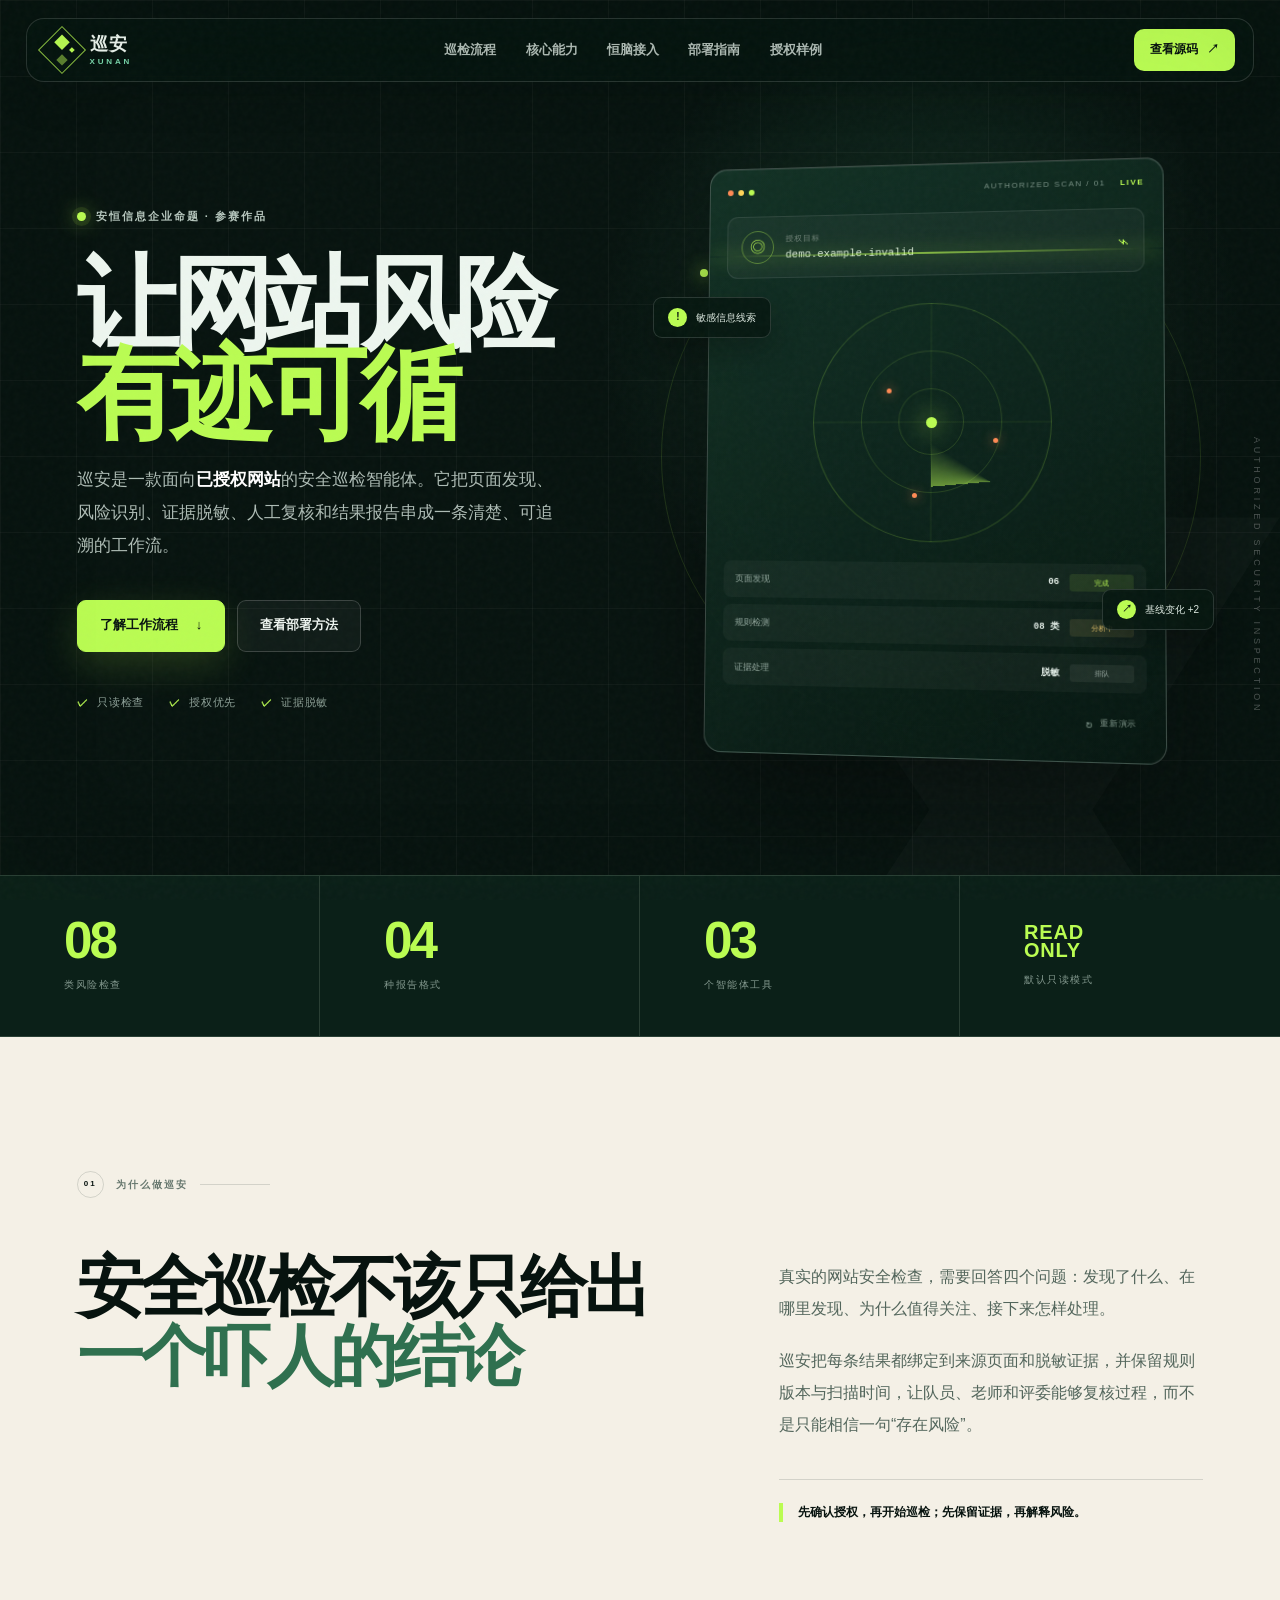
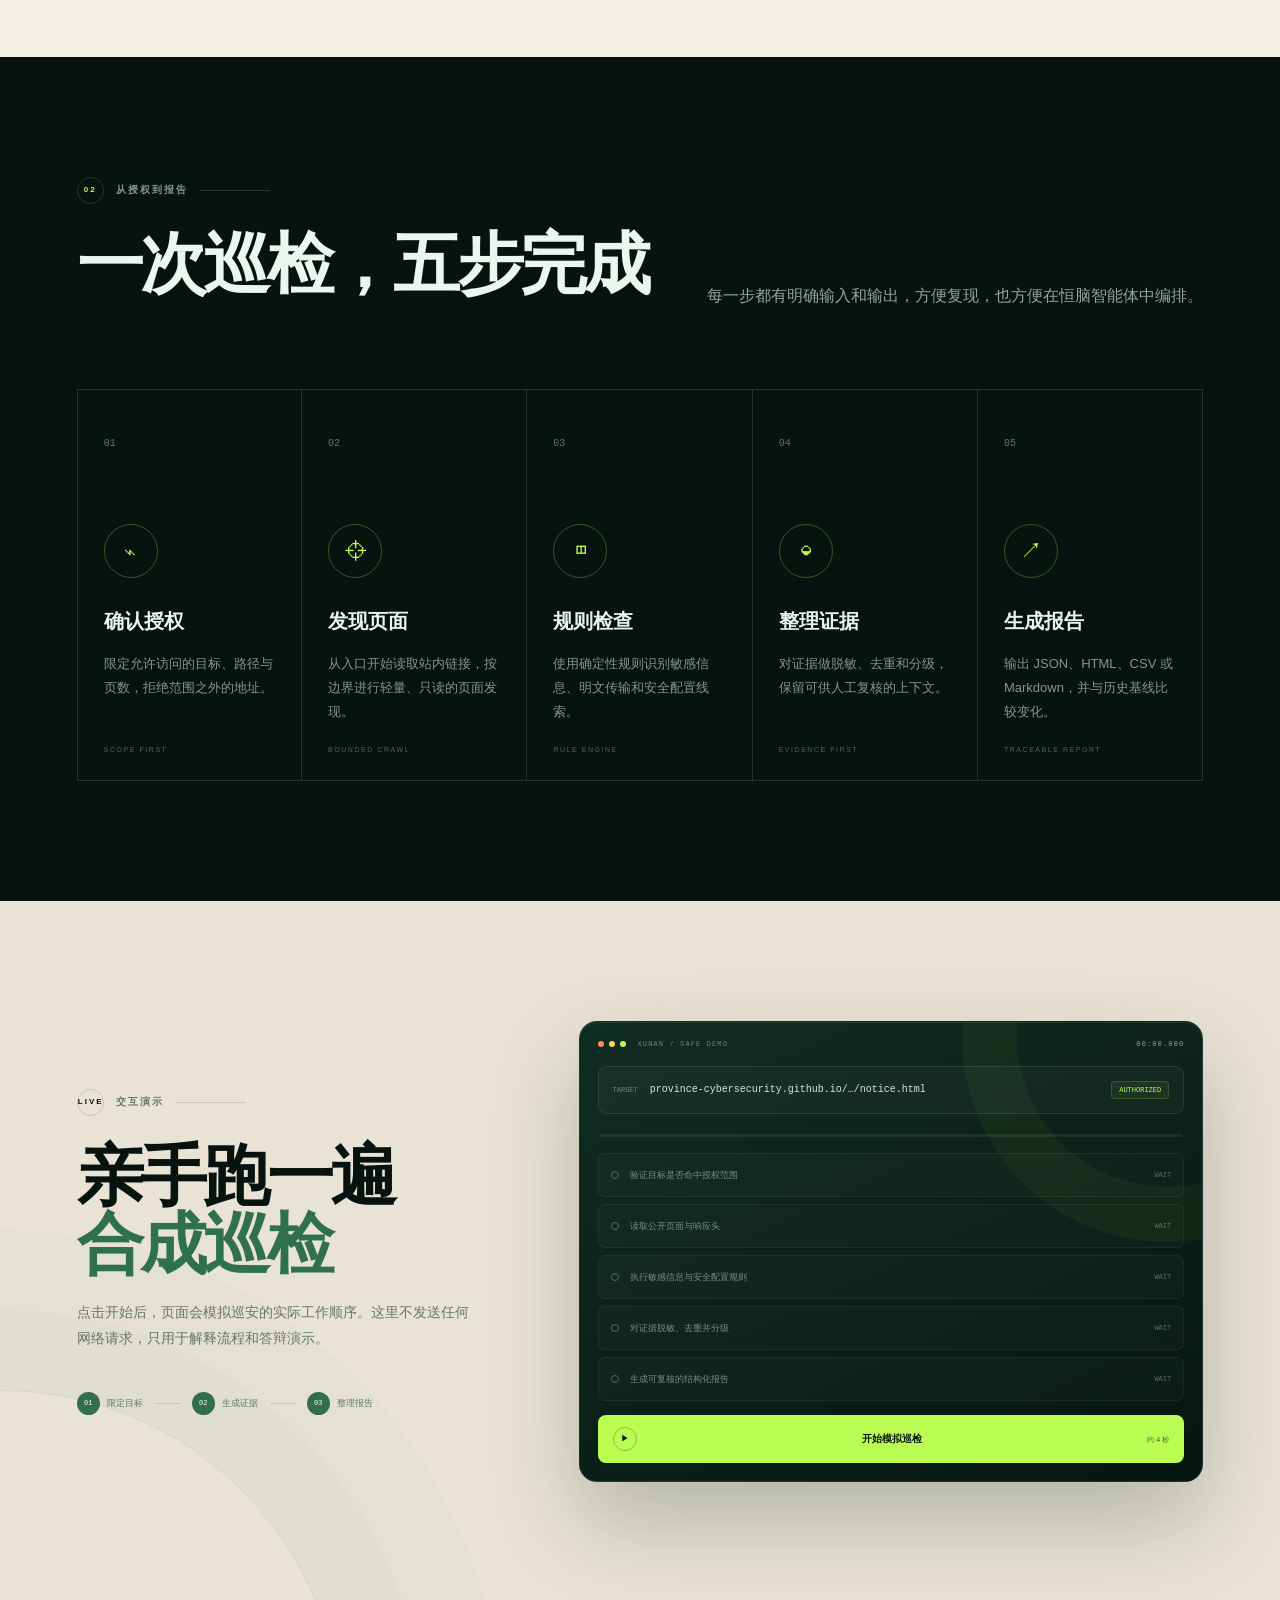
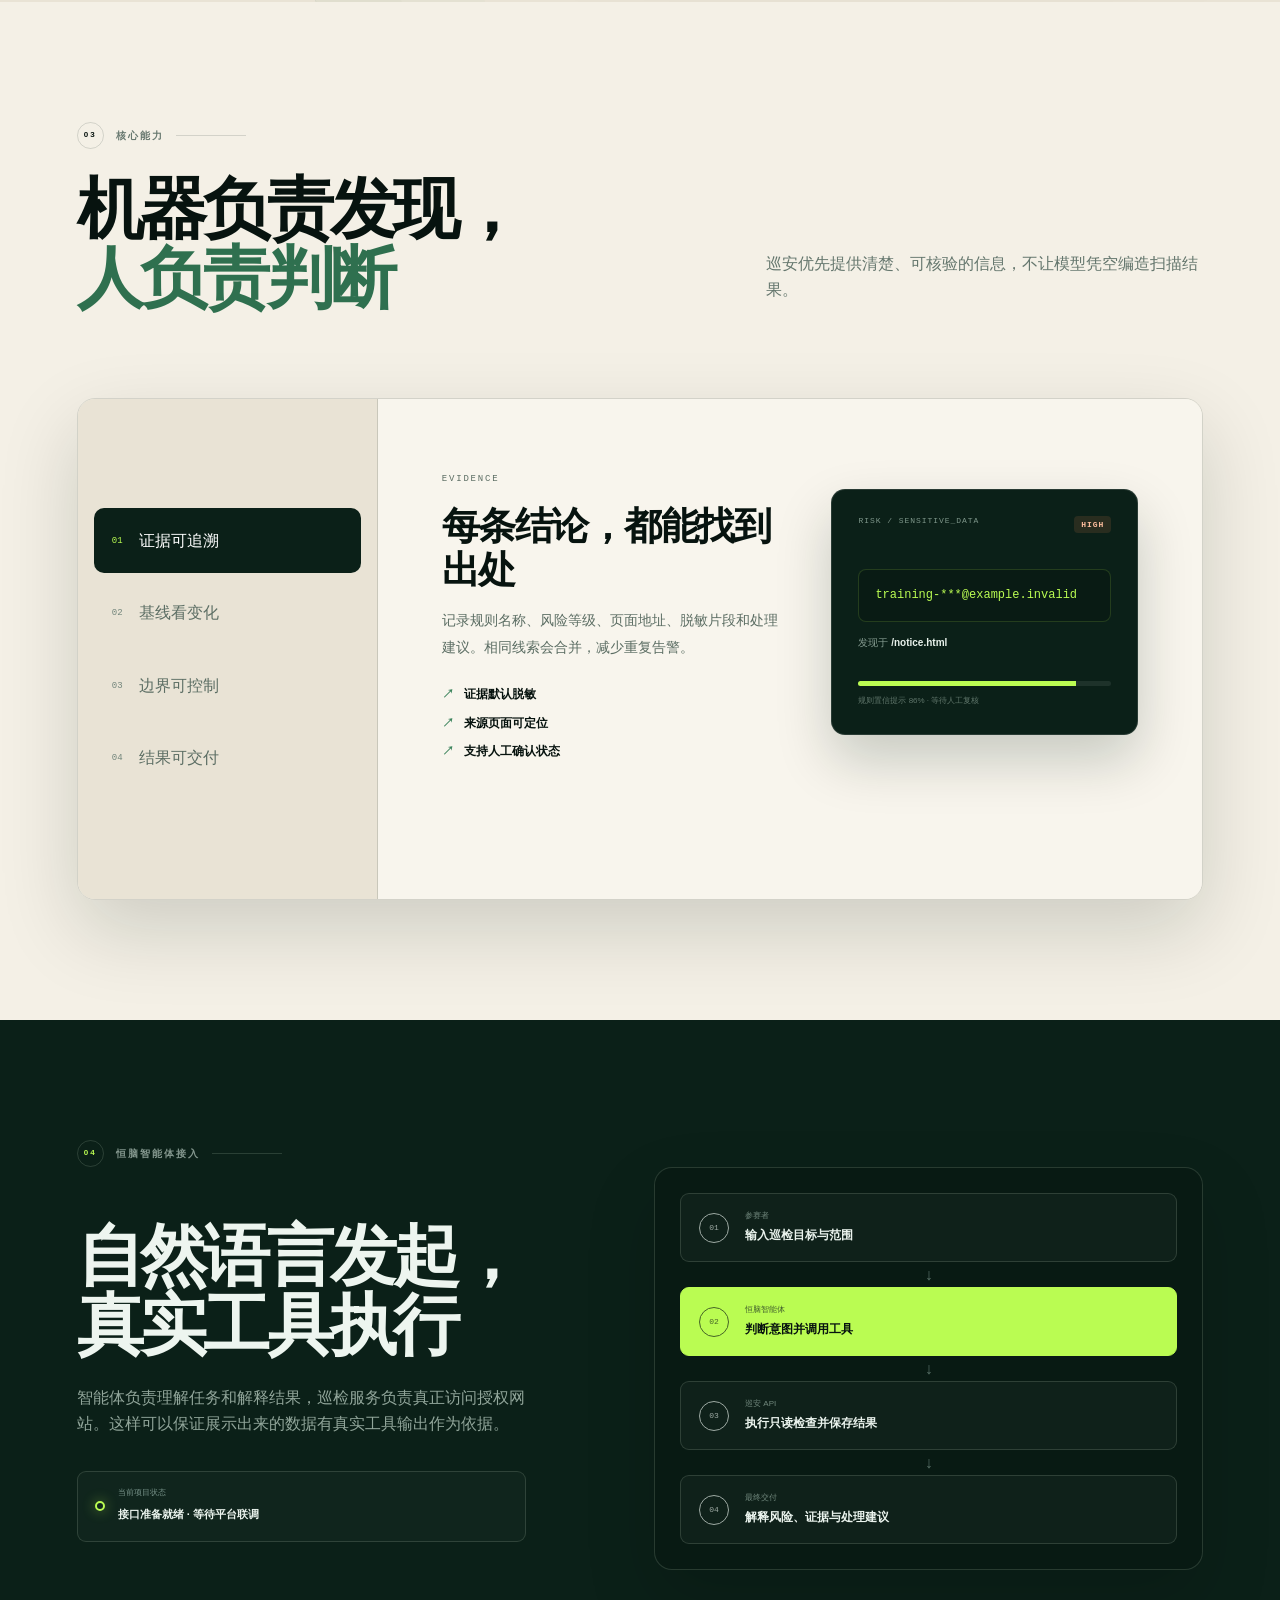
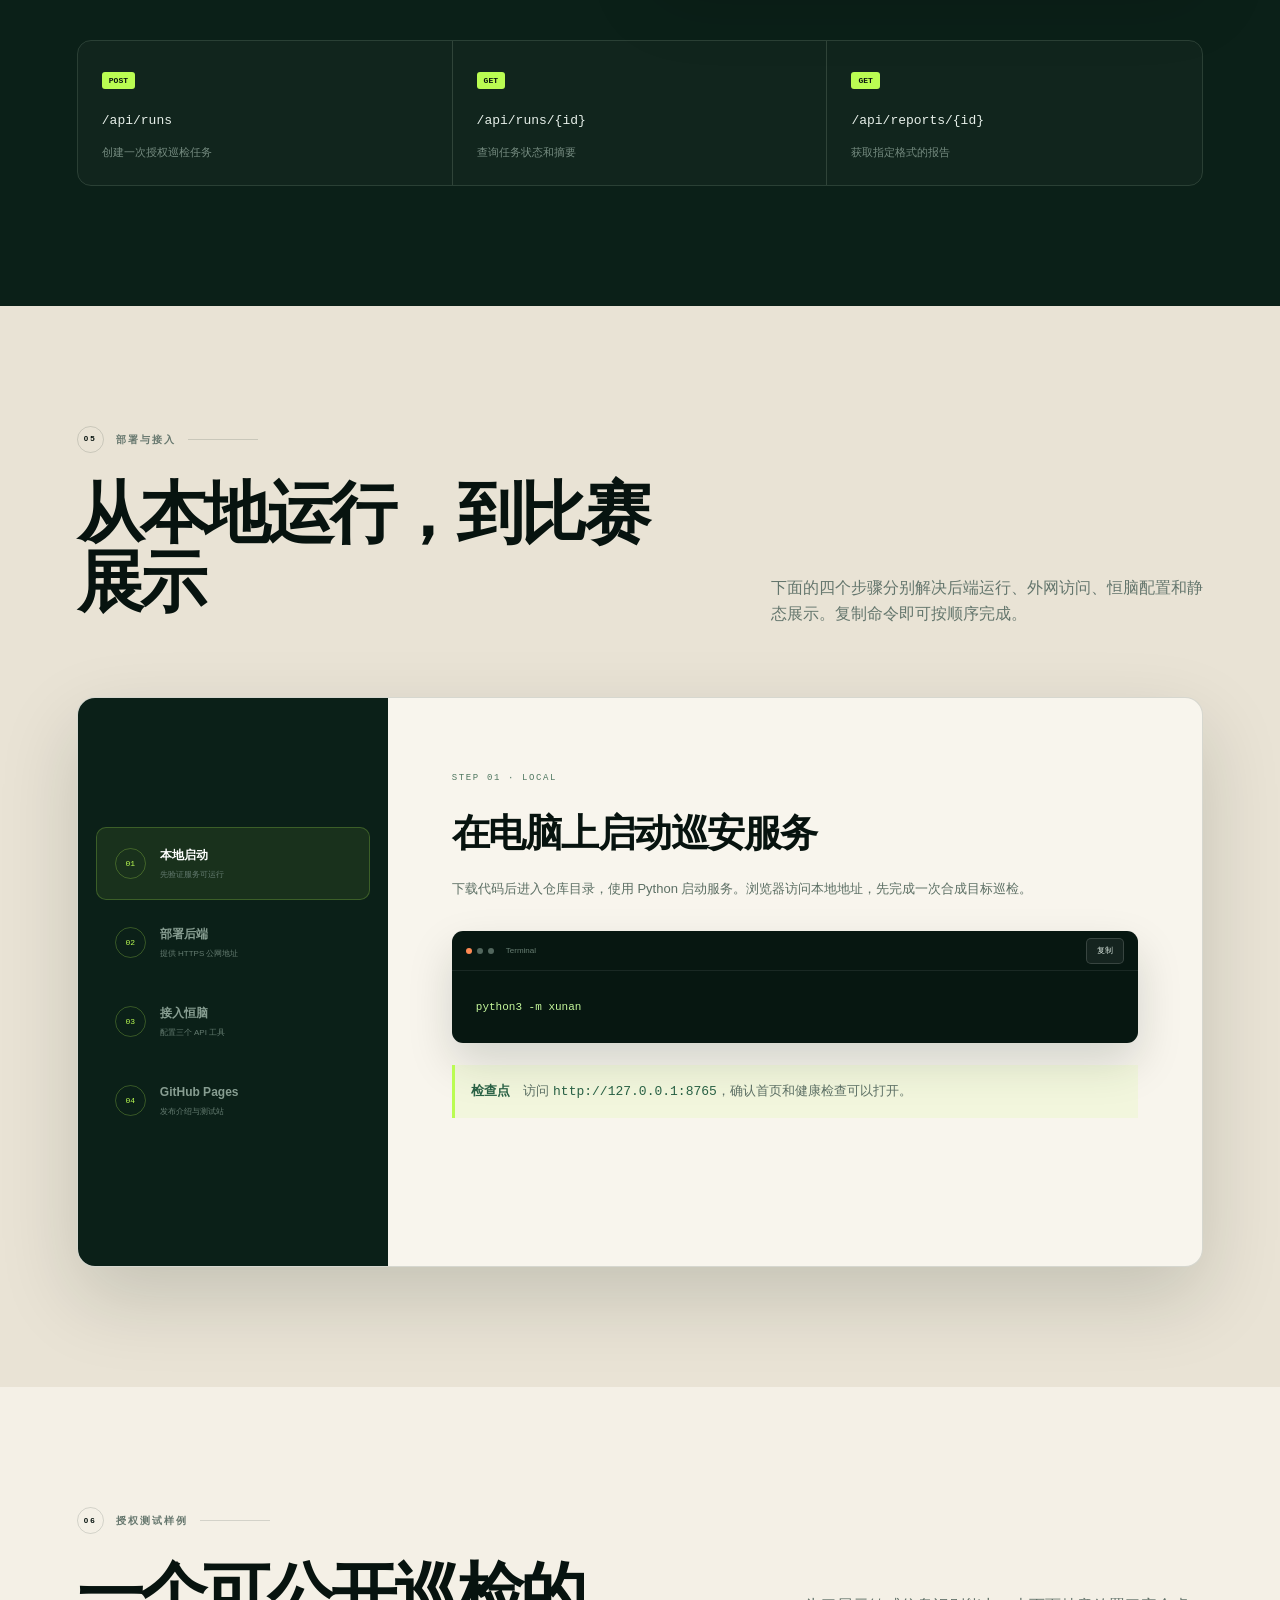
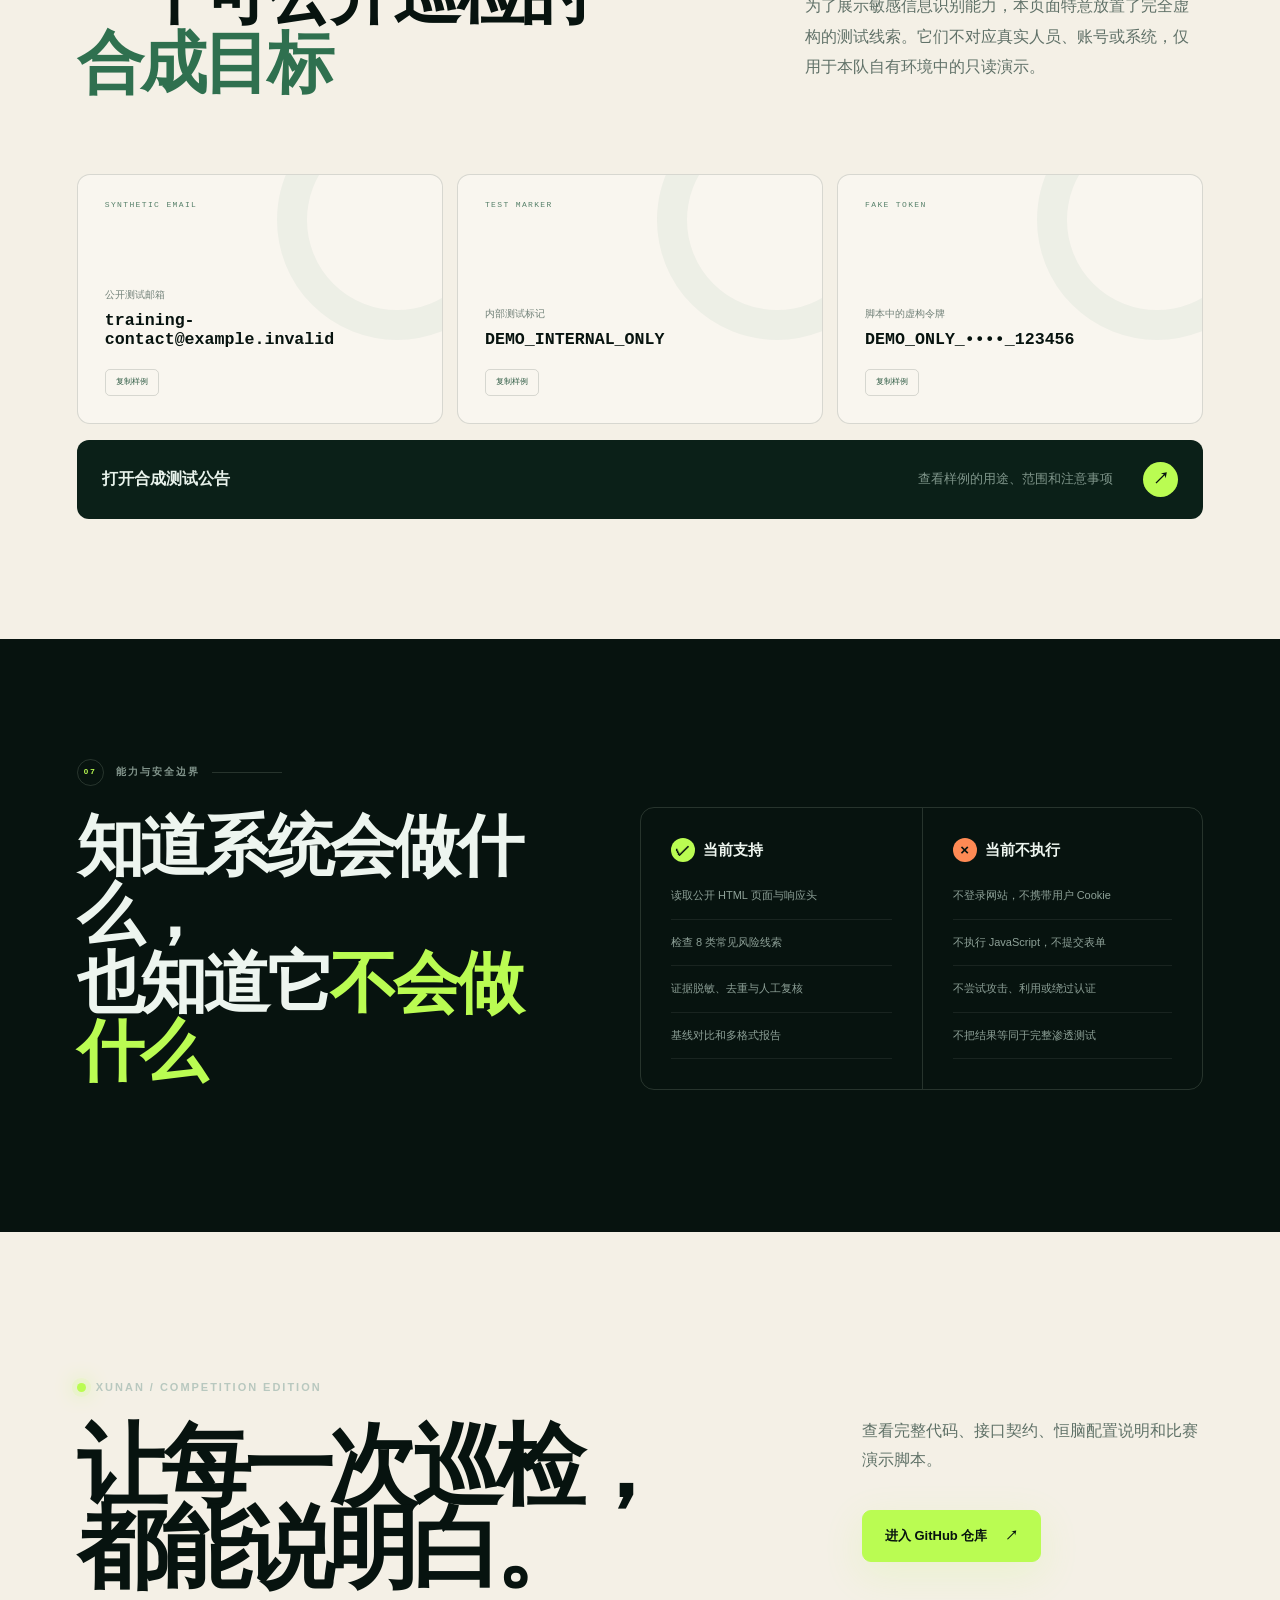
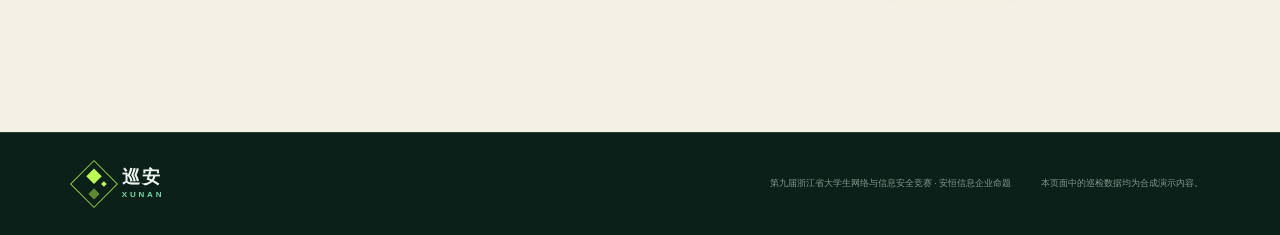
<file: demo-target/index.html>
<!doctype html>
<html lang="zh-CN">
<head>
  <meta charset="utf-8">
  <meta name="viewport" content="width=device-width, initial-scale=1">
  <meta name="description" content="巡安是一款面向授权网站的安全风险评估与敏感信息防泄露智能巡检作品。">
  <meta name="theme-color" content="#07130f">
  <title>巡安 XUNAN｜网站安全智能巡检</title>
  <link rel="stylesheet" href="assets/site.css">
</head>
<body>
  <a class="skip-link" href="#main-content">跳到主要内容</a>
  <div class="scroll-progress" aria-hidden="true"><span></span></div>
  <div class="pointer-glow" aria-hidden="true"></div>
  <div class="noise" aria-hidden="true"></div>

  <header class="site-header" id="top">
    <a class="brand" href="#top" aria-label="巡安首页">
      <span class="brand-mark" aria-hidden="true"><i></i><i></i><i></i></span>
      <span><strong>巡安</strong><small>XUNAN</small></span>
    </a>
    <button class="menu-button" type="button" aria-label="打开导航" aria-expanded="false">
      <span></span><span></span>
    </button>
    <nav class="site-nav" aria-label="主导航">
      <a href="#workflow">巡检流程</a>
      <a href="#capabilities">核心能力</a>
      <a href="#hengnao">恒脑接入</a>
      <a href="#deploy">部署指南</a>
      <a href="#lab">授权样例</a>
    </nav>
    <a class="header-cta" href="https://github.com/Province-Cybersecurity/Provincial-Cybersecurity-Competition" target="_blank" rel="noreferrer">查看源码 <span>↗</span></a>
  </header>

  <main id="main-content">
    <section class="hero section-shell">
      <div class="hero-copy reveal">
        <div class="eyebrow"><span class="status-dot"></span> 安恒信息企业命题 · 参赛作品</div>
        <h1>让网站风险<br><em>有迹可循</em></h1>
        <p class="hero-lead">巡安是一款面向<strong>已授权网站</strong>的安全巡检智能体。它把页面发现、风险识别、证据脱敏、人工复核和结果报告串成一条清楚、可追溯的工作流。</p>
        <div class="hero-actions">
          <a class="button primary" href="#workflow">了解工作流程 <span>↓</span></a>
          <a class="button ghost" href="#deploy">查看部署方法</a>
        </div>
        <div class="trust-row" aria-label="系统特点">
          <span><b>✓</b> 只读检查</span>
          <span><b>✓</b> 授权优先</span>
          <span><b>✓</b> 证据脱敏</span>
        </div>
      </div>

      <div class="hero-visual reveal" data-delay="120">
        <div class="orbit orbit-one"></div>
        <div class="orbit orbit-two"></div>
        <div class="scan-card" id="heroScanCard">
          <div class="scan-card-top">
            <div class="window-dots"><i></i><i></i><i></i></div>
            <span>AUTHORIZED SCAN / 01</span>
            <span class="live-pill">LIVE</span>
          </div>
          <div class="target-line">
            <span class="target-icon">◎</span>
            <div><small>授权目标</small><strong>demo.example.invalid</strong></div>
            <span class="lock-icon">⌁</span>
          </div>
          <div class="radar" aria-hidden="true">
            <span class="radar-ring r1"></span><span class="radar-ring r2"></span><span class="radar-ring r3"></span>
            <span class="radar-sweep"></span><span class="radar-core"></span>
            <i class="signal s1"></i><i class="signal s2"></i><i class="signal s3"></i>
          </div>
          <div class="scan-log" aria-label="演示巡检进度">
            <div data-hero-step="discover"><span>页面发现</span><b>06</b><i class="done">完成</i></div>
            <div data-hero-step="rules"><span>规则检测</span><b>08 类</b><i class="running">分析中</i></div>
            <div data-hero-step="evidence"><span>证据处理</span><b>脱敏</b><i class="queued">排队</i></div>
          </div>
          <button class="scan-replay" type="button" aria-label="重新播放巡检过程"><span>↻</span> 重新演示</button>
          <div class="scan-line" aria-hidden="true"></div>
        </div>
        <div class="floating-chip chip-a"><span>!</span> 敏感信息线索</div>
        <div class="floating-chip chip-b"><span>↗</span> 基线变化 +2</div>
      </div>
    </section>

    <section class="metric-strip" aria-label="项目关键数字">
      <div><strong class="counter" data-count="8">0</strong><span>类风险检查</span></div>
      <div><strong class="counter" data-count="4">0</strong><span>种报告格式</span></div>
      <div><strong class="counter" data-count="3">0</strong><span>个智能体工具</span></div>
      <div><strong>READ<br>ONLY</strong><span>默认只读模式</span></div>
    </section>

    <section class="intro section-shell" id="overview">
      <div class="section-kicker reveal"><span>01</span> 为什么做巡安</div>
      <div class="intro-grid">
        <div class="section-heading reveal">
          <h2>安全巡检不该只给出<br><em>一个吓人的结论</em></h2>
        </div>
        <div class="intro-copy reveal" data-delay="100">
          <p>真实的网站安全检查，需要回答四个问题：发现了什么、在哪里发现、为什么值得关注、接下来怎样处理。</p>
          <p>巡安把每条结果都绑定到来源页面和脱敏证据，并保留规则版本与扫描时间，让队员、老师和评委能够复核过程，而不是只能相信一句“存在风险”。</p>
          <div class="quote-line"><span></span>先确认授权，再开始巡检；先保留证据，再解释风险。</div>
        </div>
      </div>
    </section>

    <section class="workflow section-shell" id="workflow">
      <div class="section-kicker light reveal"><span>02</span> 从授权到报告</div>
      <div class="section-heading light reveal">
        <h2>一次巡检，五步完成</h2>
        <p>每一步都有明确输入和输出，方便复现，也方便在恒脑智能体中编排。</p>
      </div>
      <div class="workflow-grid">
        <article class="flow-card reveal">
          <span class="flow-number">01</span><div class="flow-icon">⌁</div>
          <h3>确认授权</h3><p>限定允许访问的目标、路径与页数，拒绝范围之外的地址。</p>
          <small>SCOPE FIRST</small>
        </article>
        <article class="flow-card reveal" data-delay="70">
          <span class="flow-number">02</span><div class="flow-icon">⌖</div>
          <h3>发现页面</h3><p>从入口开始读取站内链接，按边界进行轻量、只读的页面发现。</p>
          <small>BOUNDED CRAWL</small>
        </article>
        <article class="flow-card reveal" data-delay="140">
          <span class="flow-number">03</span><div class="flow-icon">◫</div>
          <h3>规则检查</h3><p>使用确定性规则识别敏感信息、明文传输和安全配置线索。</p>
          <small>RULE ENGINE</small>
        </article>
        <article class="flow-card reveal" data-delay="210">
          <span class="flow-number">04</span><div class="flow-icon">◒</div>
          <h3>整理证据</h3><p>对证据做脱敏、去重和分级，保留可供人工复核的上下文。</p>
          <small>EVIDENCE FIRST</small>
        </article>
        <article class="flow-card reveal" data-delay="280">
          <span class="flow-number">05</span><div class="flow-icon">↗</div>
          <h3>生成报告</h3><p>输出 JSON、HTML、CSV 或 Markdown，并与历史基线比较变化。</p>
          <small>TRACEABLE REPORT</small>
        </article>
      </div>
    </section>

    <section class="playground section-shell" id="playground">
      <div class="playground-copy reveal">
        <div class="section-kicker"><span>LIVE</span> 交互演示</div>
        <div class="section-heading">
          <h2>亲手跑一遍<br><em>合成巡检</em></h2>
          <p>点击开始后，页面会模拟巡安的实际工作顺序。这里不发送任何网络请求，只用于解释流程和答辩演示。</p>
        </div>
        <div class="demo-notes">
          <span><b>01</b>限定目标</span><i></i><span><b>02</b>生成证据</span><i></i><span><b>03</b>整理报告</span>
        </div>
      </div>
      <div class="audit-console reveal" data-delay="120">
        <div class="console-bar">
          <div class="window-dots"><i></i><i></i><i></i></div>
          <span>XUNAN / SAFE DEMO</span>
          <b data-console-clock>00:00.000</b>
        </div>
        <div class="console-target">
          <span>TARGET</span>
          <code>province-cybersecurity.github.io/…/notice.html</code>
          <i>AUTHORIZED</i>
        </div>
        <div class="console-progress"><span data-console-progress></span></div>
        <div class="console-events" aria-live="polite">
          <div data-demo-event="scope"><i></i><span>验证目标是否命中授权范围</span><b>WAIT</b></div>
          <div data-demo-event="fetch"><i></i><span>读取公开页面与响应头</span><b>WAIT</b></div>
          <div data-demo-event="detect"><i></i><span>执行敏感信息与安全配置规则</span><b>WAIT</b></div>
          <div data-demo-event="mask"><i></i><span>对证据脱敏、去重并分级</span><b>WAIT</b></div>
          <div data-demo-event="report"><i></i><span>生成可复核的结构化报告</span><b>WAIT</b></div>
        </div>
        <div class="console-result" data-console-result hidden>
          <div><small>页面</small><strong>02</strong></div>
          <div><small>合成线索</small><strong>03</strong></div>
          <div><small>越界请求</small><strong>00</strong></div>
          <span>演示完成 · 可生成报告</span>
        </div>
        <button class="run-demo" type="button" data-run-demo><span>▶</span><b>开始模拟巡检</b><small>约 4 秒</small></button>
      </div>
    </section>

    <section class="capabilities section-shell" id="capabilities">
      <div class="section-kicker reveal"><span>03</span> 核心能力</div>
      <div class="section-heading reveal">
        <h2>机器负责发现，<br><em>人负责判断</em></h2>
        <p>巡安优先提供清楚、可核验的信息，不让模型凭空编造扫描结果。</p>
      </div>
      <div class="tabs-layout reveal">
        <div class="tab-list" role="tablist" aria-label="核心能力选项">
          <button class="tab-button active" role="tab" aria-selected="true" data-tab="evidence"><span>01</span>证据可追溯</button>
          <button class="tab-button" role="tab" aria-selected="false" data-tab="baseline"><span>02</span>基线看变化</button>
          <button class="tab-button" role="tab" aria-selected="false" data-tab="boundary"><span>03</span>边界可控制</button>
          <button class="tab-button" role="tab" aria-selected="false" data-tab="delivery"><span>04</span>结果可交付</button>
        </div>
        <div class="tab-panels">
          <article class="tab-panel active" data-panel="evidence">
            <div class="panel-copy"><span class="panel-tag">EVIDENCE</span><h3>每条结论，都能找到出处</h3><p>记录规则名称、风险等级、页面地址、脱敏片段和处理建议。相同线索会合并，减少重复告警。</p><ul><li>证据默认脱敏</li><li>来源页面可定位</li><li>支持人工确认状态</li></ul></div>
            <div class="evidence-card"><div class="evidence-head"><span>RISK / SENSITIVE_DATA</span><b>HIGH</b></div><code>training-***@example.invalid</code><p>发现于 <strong>/notice.html</strong></p><div class="confidence"><span style="--score: 86%"></span></div><small>规则置信提示 86% · 等待人工复核</small></div>
          </article>
          <article class="tab-panel" data-panel="baseline">
            <div class="panel-copy"><span class="panel-tag">BASELINE</span><h3>关注这一次发生了什么变化</h3><p>相同目标可以保存一次结果作为基线。后续巡检会区分新增、持续和已消失线索，帮助团队把注意力放在变化上。</p><ul><li>新增风险优先显示</li><li>历史结果可以回溯</li><li>适合定期巡检演示</li></ul></div>
            <div class="delta-card"><div><small>较上次巡检</small><strong>+2</strong><span>新增线索</span></div><ul><li><i class="new"></i>1 条敏感信息线索</li><li><i class="new"></i>1 项响应头缺失</li><li><i class="gone"></i>2 条历史线索已消失</li></ul></div>
          </article>
          <article class="tab-panel" data-panel="boundary">
            <div class="panel-copy"><span class="panel-tag">BOUNDARY</span><h3>把“能访问什么”写进系统</h3><p>目标必须命中允许列表。巡检限制页数、深度和超时时间，不执行脚本、不提交表单、不尝试利用漏洞。</p><ul><li>严格目标允许列表</li><li>限制深度和页面数量</li><li>拒绝跨域与参数链接</li></ul></div>
            <div class="boundary-map"><span class="site-node main-node">授权站点</span><span class="site-node ok-node">/about</span><span class="site-node ok-node two">/notice</span><span class="site-node stop-node">外部域名<br><b>已阻止</b></span><i class="map-line a"></i><i class="map-line b"></i><i class="map-line c"></i></div>
          </article>
          <article class="tab-panel" data-panel="delivery">
            <div class="panel-copy"><span class="panel-tag">DELIVERY</span><h3>同一份结果，适配不同场景</h3><p>结构化格式便于系统接入，可读报告便于展示和归档。报告中同时说明发现项与本次检查的能力边界。</p><ul><li>JSON 用于智能体调用</li><li>HTML 用于现场展示</li><li>CSV / Markdown 用于协作</li></ul></div>
            <div class="format-stack"><span>JSON<small>结构化接入</small></span><span>HTML<small>可视化报告</small></span><span>CSV<small>表格分析</small></span><span>MD<small>项目归档</small></span></div>
          </article>
        </div>
      </div>
    </section>

    <section class="hengnao section-shell" id="hengnao">
      <div class="section-kicker light reveal"><span>04</span> 恒脑智能体接入</div>
      <div class="hengnao-grid">
        <div class="section-heading light reveal">
          <h2>自然语言发起，<br>真实工具执行</h2>
          <p>智能体负责理解任务和解释结果，巡检服务负责真正访问授权网站。这样可以保证展示出来的数据有真实工具输出作为依据。</p>
          <div class="integration-state"><span></span><div><small>当前项目状态</small><strong>接口准备就绪 · 等待平台联调</strong></div></div>
        </div>
        <div class="pipeline reveal" data-delay="120">
          <div class="pipe-node"><span>01</span><div><small>参赛者</small><strong>输入巡检目标与范围</strong></div></div>
          <i class="pipe-arrow">↓</i>
          <div class="pipe-node accent"><span>02</span><div><small>恒脑智能体</small><strong>判断意图并调用工具</strong></div></div>
          <i class="pipe-arrow">↓</i>
          <div class="pipe-node"><span>03</span><div><small>巡安 API</small><strong>执行只读检查并保存结果</strong></div></div>
          <i class="pipe-arrow">↓</i>
          <div class="pipe-node"><span>04</span><div><small>最终交付</small><strong>解释风险、证据与处理建议</strong></div></div>
        </div>
      </div>
      <div class="tool-row reveal">
        <article><span>POST</span><code>/api/runs</code><p>创建一次授权巡检任务</p></article>
        <article><span>GET</span><code>/api/runs/{id}</code><p>查询任务状态和摘要</p></article>
        <article><span>GET</span><code>/api/reports/{id}</code><p>获取指定格式的报告</p></article>
      </div>
    </section>

    <section class="deploy section-shell" id="deploy">
      <div class="section-kicker reveal"><span>05</span> 部署与接入</div>
      <div class="section-heading reveal">
        <h2>从本地运行，到比赛展示</h2>
        <p>下面的四个步骤分别解决后端运行、外网访问、恒脑配置和静态展示。复制命令即可按顺序完成。</p>
      </div>
      <div class="deploy-layout reveal">
        <div class="deploy-tabs" role="tablist" aria-label="部署步骤">
          <button class="deploy-tab active" data-deploy="local"><span>01</span><div><strong>本地启动</strong><small>先验证服务可运行</small></div></button>
          <button class="deploy-tab" data-deploy="server"><span>02</span><div><strong>部署后端</strong><small>提供 HTTPS 公网地址</small></div></button>
          <button class="deploy-tab" data-deploy="agent"><span>03</span><div><strong>接入恒脑</strong><small>配置三个 API 工具</small></div></button>
          <button class="deploy-tab" data-deploy="pages"><span>04</span><div><strong>GitHub Pages</strong><small>发布介绍与测试站</small></div></button>
        </div>
        <div class="deploy-panels">
          <article class="deploy-panel active" data-deploy-panel="local">
            <span class="step-label">STEP 01 · LOCAL</span><h3>在电脑上启动巡安服务</h3><p>下载代码后进入仓库目录，使用 Python 启动服务。浏览器访问本地地址，先完成一次合成目标巡检。</p>
            <div class="code-block"><div><i></i><i></i><i></i><span>Terminal</span><button class="copy-button" data-copy="python3 -m xunan">复制</button></div><pre><code>python3 -m xunan</code></pre></div>
            <p class="step-note"><b>检查点</b> 访问 <code>http://127.0.0.1:8765</code>，确认首页和健康检查可以打开。</p>
          </article>
          <article class="deploy-panel" data-deploy-panel="server">
            <span class="step-label">STEP 02 · SERVER</span><h3>把巡检后端放到可访问的服务器</h3><p>恒脑需要通过 HTTPS 访问巡安 API。请在服务器设置访问密钥、公开地址和授权目标，再启动服务。</p>
            <div class="code-block"><div><i></i><i></i><i></i><span>Environment</span><button class="copy-button" data-copy="export XUNAN_API_KEY='请替换为至少24位随机密钥'\nexport XUNAN_PUBLIC_ORIGIN='https://scanner.example'\nexport XUNAN_ALLOWED_TARGETS='https://authorized-demo.example/'\npython3 -m xunan --host 0.0.0.0 --port 8765">复制</button></div><pre><code>export XUNAN_API_KEY='至少24位随机密钥'
export XUNAN_PUBLIC_ORIGIN='https://scanner.example'
export XUNAN_ALLOWED_TARGETS='https://authorized-demo.example/'
python3 -m xunan --host 0.0.0.0 --port 8765</code></pre></div>
            <p class="step-note"><b>检查点</b> 只把经过授权的演示站点加入允许列表，密钥不要写入公开仓库。</p>
          </article>
          <article class="deploy-panel" data-deploy-panel="agent">
            <span class="step-label">STEP 03 · HENGNAO</span><h3>让恒脑智能体调用真实工具</h3><p>在恒脑创建智能体，导入项目提供的 OpenAPI 契约，配置服务地址和 <code>X-API-Key</code>，再添加系统提示词。</p>
            <ol class="check-list"><li><span>1</span>导入 <code>docs/hengnao-openapi.yaml</code></li><li><span>2</span>配置公网 HTTPS 服务地址</li><li><span>3</span>为请求头设置 <code>X-API-Key</code></li><li><span>4</span>分别试运行创建、查询、报告工具</li><li><span>5</span>保存成功调用截图作为联调证据</li></ol>
            <p class="step-note"><b>检查点</b> 智能体回答中的编号、风险数量和证据应与 API 返回一致。</p>
          </article>
          <article class="deploy-panel" data-deploy-panel="pages">
            <span class="step-label">STEP 04 · PAGES</span><h3>用 GitHub Pages 发布项目展示页</h3><p>本页面由仓库中的工作流自动部署。推送 <code>demo-target/</code> 目录后，GitHub 会重新构建并发布静态站点。</p>
            <ol class="check-list"><li><span>1</span>进入仓库 Settings → Pages</li><li><span>2</span>将 Source 设为 GitHub Actions</li><li><span>3</span>推送页面代码到 <code>main</code> 分支</li><li><span>4</span>在 Actions 中等待绿色完成标记</li><li><span>5</span>打开 Pages 地址检查电脑和手机显示</li></ol>
            <p class="step-note"><b>说明</b> GitHub Pages 只托管介绍页和合成测试素材；Python 巡检后端仍需单独部署。</p>
          </article>
        </div>
      </div>
    </section>

    <section class="lab section-shell" id="lab">
      <div class="lab-heading reveal">
        <div><div class="section-kicker"><span>06</span> 授权测试样例</div><h2>一个可公开巡检的<br><em>合成目标</em></h2></div>
        <p>为了展示敏感信息识别能力，本页面特意放置了完全虚构的测试线索。它们不对应真实人员、账号或系统，仅用于本队自有环境中的只读演示。</p>
      </div>
      <div class="lab-grid">
        <article class="fixture-card reveal"><span class="fixture-label">SYNTHETIC EMAIL</span><small>公开测试邮箱</small><strong>training-contact@example.invalid</strong><button class="copy-button mini" data-copy="training-contact@example.invalid">复制样例</button></article>
        <article class="fixture-card reveal" data-delay="80"><span class="fixture-label">TEST MARKER</span><small>内部测试标记</small><strong>DEMO_INTERNAL_ONLY</strong><button class="copy-button mini" data-copy="DEMO_INTERNAL_ONLY">复制样例</button></article>
        <article class="fixture-card reveal" data-delay="160"><span class="fixture-label">FAKE TOKEN</span><small>脚本中的虚构令牌</small><strong>DEMO_ONLY_••••_123456</strong><button class="copy-button mini" data-copy="DEMO_ONLY_NOT_A_REAL_TOKEN_123456">复制样例</button></article>
      </div>
      <a class="notice-link reveal" href="notice.html"><span>打开合成测试公告</span><small>查看样例的用途、范围和注意事项</small><b>↗</b></a>
    </section>

    <section class="boundary section-shell" id="boundary">
      <div class="section-kicker light reveal"><span>07</span> 能力与安全边界</div>
      <div class="boundary-grid">
        <div class="section-heading light reveal"><h2>知道系统会做什么，<br>也知道它<em>不会做什么</em></h2></div>
        <div class="boundary-lists reveal" data-delay="100">
          <div><h3><span>✓</span>当前支持</h3><ul><li>读取公开 HTML 页面与响应头</li><li>检查 8 类常见风险线索</li><li>证据脱敏、去重与人工复核</li><li>基线对比和多格式报告</li></ul></div>
          <div><h3><span>×</span>当前不执行</h3><ul><li>不登录网站，不携带用户 Cookie</li><li>不执行 JavaScript，不提交表单</li><li>不尝试攻击、利用或绕过认证</li><li>不把结果等同于完整渗透测试</li></ul></div>
        </div>
      </div>
    </section>

    <section class="closing section-shell reveal">
      <div><span class="eyebrow"><span class="status-dot"></span> XUNAN / COMPETITION EDITION</span><h2>让每一次巡检，<br>都能说明白。</h2></div>
      <div><p>查看完整代码、接口契约、恒脑配置说明和比赛演示脚本。</p><a class="button primary" href="https://github.com/Province-Cybersecurity/Provincial-Cybersecurity-Competition" target="_blank" rel="noreferrer">进入 GitHub 仓库 <span>↗</span></a></div>
    </section>
  </main>

  <footer class="site-footer">
    <a class="brand" href="#top"><span class="brand-mark"><i></i><i></i><i></i></span><span><strong>巡安</strong><small>XUNAN</small></span></a>
    <p>第九届浙江省大学生网络与信息安全竞赛 · 安恒信息企业命题</p>
    <p>本页面中的巡检数据均为合成演示内容。</p>
  </footer>
  <div class="toast" role="status" aria-live="polite">已复制到剪贴板</div>
  <script src="assets/demo.js"></script>
</body>
</html>
</file>
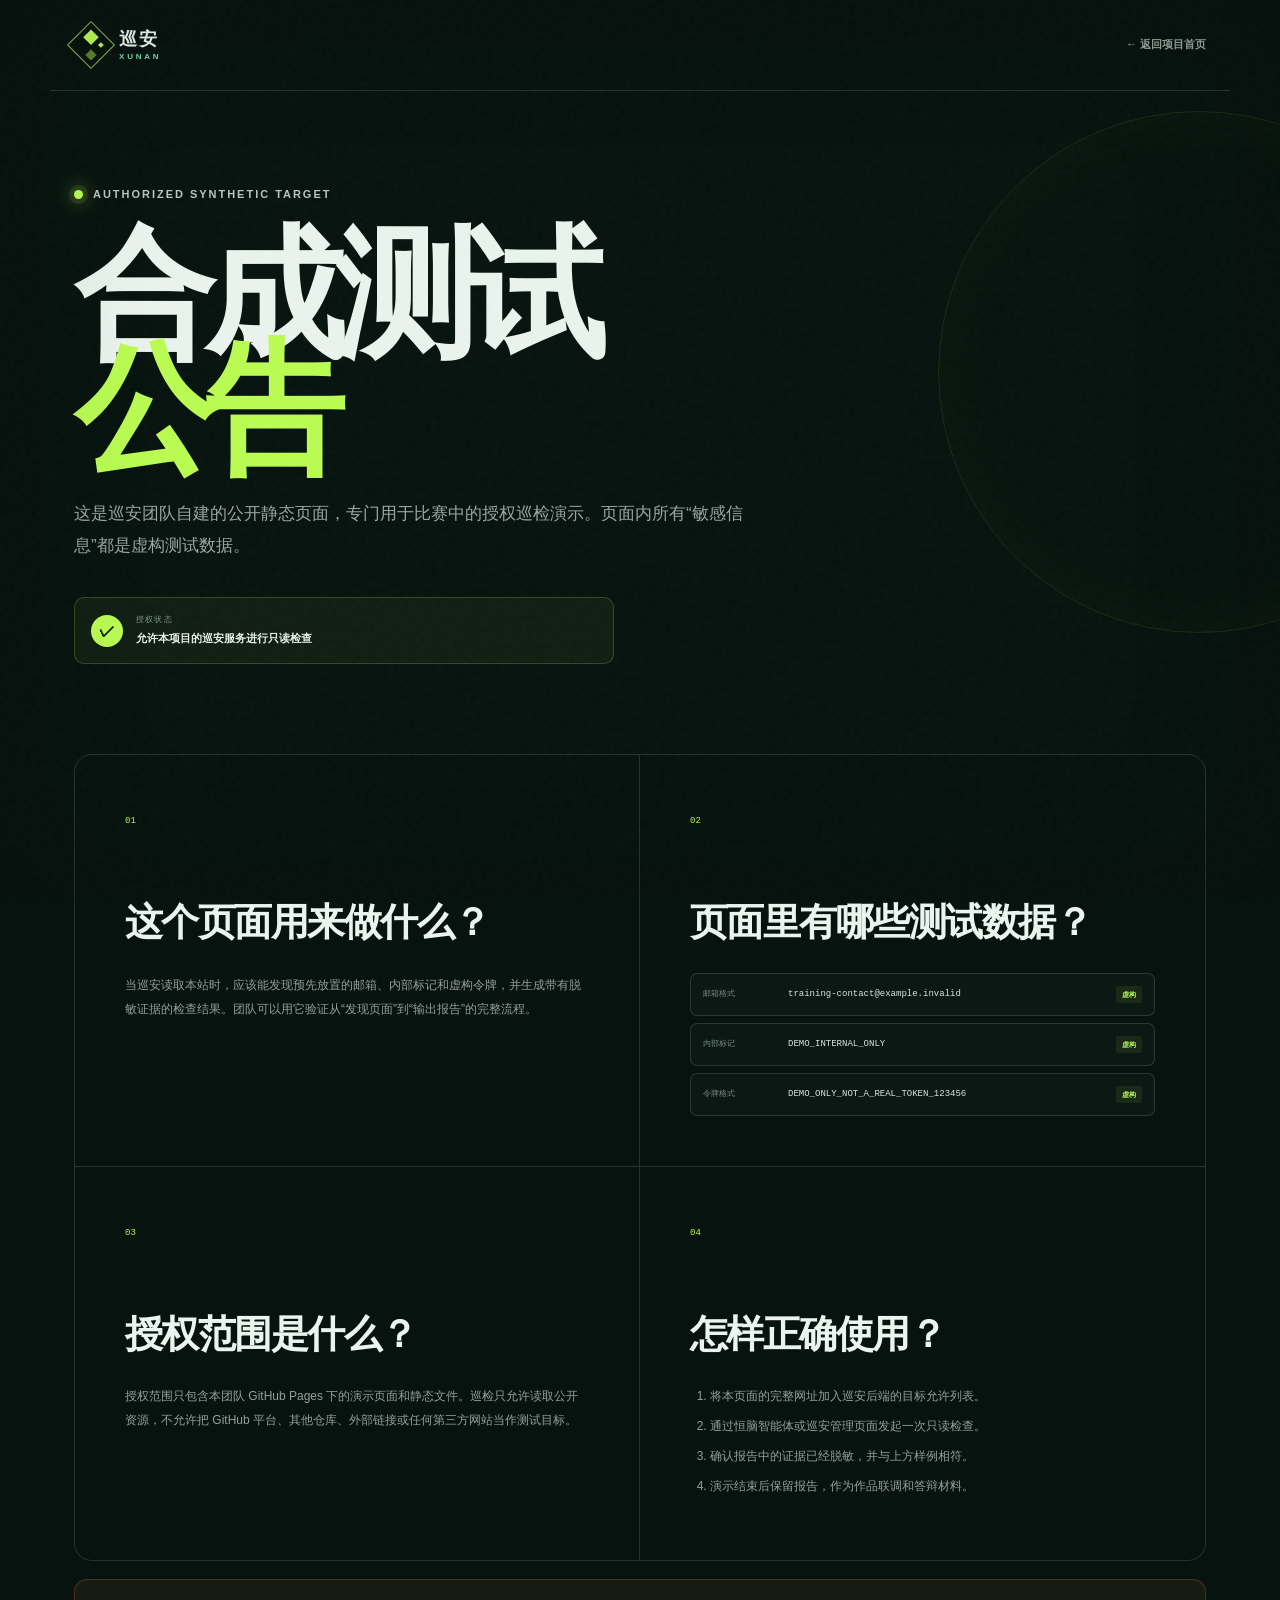
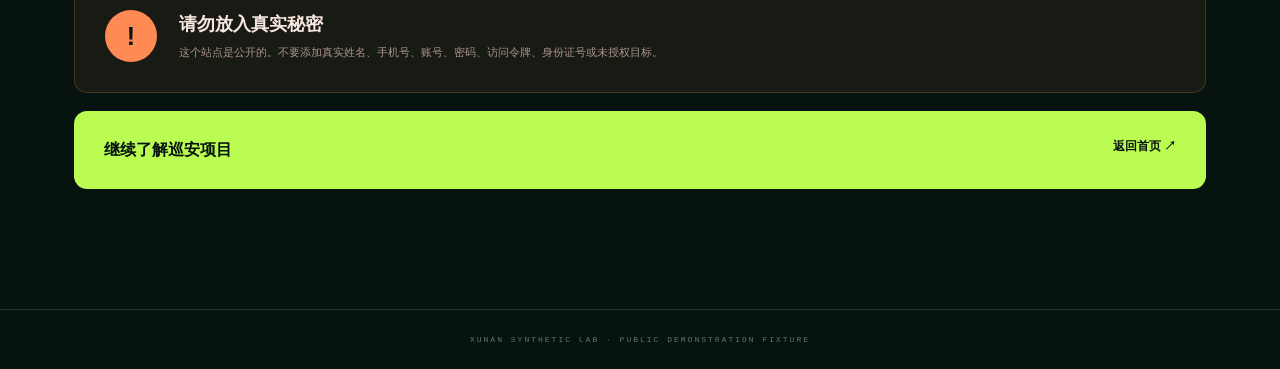
<file: demo-target/notice.html>
<!doctype html>
<html lang="zh-CN">
<head>
  <meta charset="utf-8">
  <meta name="viewport" content="width=device-width, initial-scale=1">
  <meta name="description" content="巡安授权合成测试目标的用途、数据和安全边界说明。">
  <meta name="theme-color" content="#07130f">
  <title>合成测试公告｜巡安 XUNAN</title>
  <link rel="stylesheet" href="assets/site.css">
</head>
<body class="notice-page">
  <div class="noise" aria-hidden="true"></div>
  <header class="notice-nav">
    <a class="brand" href="index.html">
      <span class="brand-mark"><i></i><i></i><i></i></span>
      <span><strong>巡安</strong><small>XUNAN</small></span>
    </a>
    <a class="back-link" href="index.html">← 返回项目首页</a>
  </header>

  <main class="notice-main">
    <section class="notice-hero reveal">
      <div class="eyebrow"><span class="status-dot"></span> AUTHORIZED SYNTHETIC TARGET</div>
      <h1>合成测试<br><em>公告</em></h1>
      <p>这是巡安团队自建的公开静态页面，专门用于比赛中的授权巡检演示。页面内所有“敏感信息”都是虚构测试数据。</p>
      <div class="notice-status"><span>✓</span><div><small>授权状态</small><strong>允许本项目的巡安服务进行只读检查</strong></div></div>
    </section>

    <section class="notice-content reveal">
      <article>
        <span class="notice-index">01</span>
        <h2>这个页面用来做什么？</h2>
        <p>当巡安读取本站时，应该能发现预先放置的邮箱、内部标记和虚构令牌，并生成带有脱敏证据的检查结果。团队可以用它验证从“发现页面”到“输出报告”的完整流程。</p>
      </article>
      <article>
        <span class="notice-index">02</span>
        <h2>页面里有哪些测试数据？</h2>
        <div class="fixture-table">
          <div><span>邮箱格式</span><code>training-contact@example.invalid</code><b>虚构</b></div>
          <div><span>内部标记</span><code>DEMO_INTERNAL_ONLY</code><b>虚构</b></div>
          <div><span>令牌格式</span><code>DEMO_ONLY_NOT_A_REAL_TOKEN_123456</code><b>虚构</b></div>
        </div>
      </article>
      <article>
        <span class="notice-index">03</span>
        <h2>授权范围是什么？</h2>
        <p>授权范围只包含本团队 GitHub Pages 下的演示页面和静态文件。巡检只允许读取公开资源，不允许把 GitHub 平台、其他仓库、外部链接或任何第三方网站当作测试目标。</p>
      </article>
      <article>
        <span class="notice-index">04</span>
        <h2>怎样正确使用？</h2>
        <ol>
          <li>将本页面的完整网址加入巡安后端的目标允许列表。</li>
          <li>通过恒脑智能体或巡安管理页面发起一次只读检查。</li>
          <li>确认报告中的证据已经脱敏，并与上方样例相符。</li>
          <li>演示结束后保留报告，作为作品联调和答辩材料。</li>
        </ol>
      </article>
    </section>

    <section class="notice-warning reveal">
      <span>!</span>
      <div><h2>请勿放入真实秘密</h2><p>这个站点是公开的。不要添加真实姓名、手机号、账号、密码、访问令牌、身份证号或未授权目标。</p></div>
    </section>

    <a class="notice-home reveal" href="index.html"><span>继续了解巡安项目</span><b>返回首页 ↗</b></a>
  </main>

  <footer class="notice-footer">XUNAN SYNTHETIC LAB · PUBLIC DEMONSTRATION FIXTURE</footer>
  <script src="assets/demo.js"></script>
</body>
</html>
</file>
<file: demo-target/assets/site.css>
:root {
  --ink: #07130f;
  --forest: #0b2018;
  --forest-2: #103026;
  --paper: #f4f0e6;
  --paper-2: #e9e3d5;
  --acid: #bafc52;
  --acid-soft: #d8ff93;
  --mint: #78d7aa;
  --orange: #ff8a54;
  --muted: #8c9b94;
  --line: rgba(9, 32, 23, .14);
  --dark-line: rgba(234, 255, 225, .14);
  --shadow: 0 30px 80px rgba(4, 24, 15, .16);
}

* { box-sizing: border-box; }

html { scroll-behavior: smooth; }

body {
  margin: 0;
  color: var(--ink);
  background: var(--paper);
  font-family: Inter, ui-sans-serif, -apple-system, BlinkMacSystemFont, "Segoe UI", "PingFang SC", "Microsoft YaHei", sans-serif;
  line-height: 1.6;
  overflow-x: hidden;
}

body::before {
  content: "";
  position: fixed;
  inset: 0;
  pointer-events: none;
  z-index: 100;
  box-shadow: inset 0 0 120px rgba(5, 21, 15, .08);
}

::selection { color: var(--ink); background: var(--acid); }
a { color: inherit; text-decoration: none; }
button { color: inherit; font: inherit; }
code { font-family: "SFMono-Regular", Consolas, "Liberation Mono", monospace; }

:focus-visible { outline: 2px solid var(--acid); outline-offset: 4px; }

.skip-link { position: fixed; z-index: 200; left: 20px; top: -60px; padding: 10px 14px; color: var(--ink); background: var(--acid); border-radius: 7px; font-size: 12px; font-weight: 800; transition: top .2s; }
.skip-link:focus { top: 18px; }
.scroll-progress { position: fixed; z-index: 110; inset: 0 0 auto; height: 2px; pointer-events: none; }
.scroll-progress span { display: block; width: 100%; height: 100%; background: var(--acid); box-shadow: 0 0 14px rgba(186,252,82,.8); transform: scaleX(0); transform-origin: left; will-change: transform; }

.noise {
  position: fixed;
  inset: 0;
  z-index: 99;
  pointer-events: none;
  opacity: .035;
  background-image: url("data:image/svg+xml,%3Csvg viewBox='0 0 180 180' xmlns='http://www.w3.org/2000/svg'%3E%3Cfilter id='n'%3E%3CfeTurbulence type='fractalNoise' baseFrequency='.9' numOctaves='4' stitchTiles='stitch'/%3E%3C/filter%3E%3Crect width='100%25' height='100%25' filter='url(%23n)' opacity='.8'/%3E%3C/svg%3E");
}

.pointer-glow {
  position: fixed;
  width: 440px;
  height: 440px;
  margin: -220px 0 0 -220px;
  border-radius: 50%;
  background: radial-gradient(circle, rgba(186, 252, 82, .11), transparent 68%);
  pointer-events: none;
  z-index: 1;
  opacity: 0;
  transition: opacity .35s ease;
}

.section-shell { padding: 120px max(6vw, 28px); }

.site-header {
  position: fixed;
  z-index: 90;
  inset: 18px max(2vw, 16px) auto;
  min-height: 64px;
  padding: 0 18px;
  display: flex;
  align-items: center;
  gap: 28px;
  color: #e9f2eb;
  border: 1px solid rgba(255,255,255,.14);
  border-radius: 18px;
  background: rgba(6, 22, 16, .72);
  backdrop-filter: blur(18px);
  -webkit-backdrop-filter: blur(18px);
  box-shadow: 0 12px 40px rgba(4, 16, 11, .18);
  transition: background .3s, transform .3s, box-shadow .3s, inset .3s, min-height .3s;
}

.site-header.scrolled { inset-inline: max(3vw, 20px); min-height: 58px; background: rgba(6, 22, 16, .94); box-shadow: 0 16px 45px rgba(4, 16, 11, .28); }

.brand { display: inline-flex; align-items: center; gap: 11px; flex: 0 0 auto; }
.brand > span:last-child { display: grid; line-height: 1; gap: 5px; }
.brand strong { font-size: 18px; letter-spacing: .1em; }
.brand small { color: var(--mint); font-size: 8px; font-weight: 800; letter-spacing: .35em; }
.brand-mark { position: relative; width: 34px; height: 34px; display: inline-block; transform: rotate(45deg); border: 1px solid rgba(186,252,82,.75); }
.brand-mark i { position: absolute; display: block; background: var(--acid); }
.brand-mark i:nth-child(1) { width: 11px; height: 11px; top: 5px; left: 5px; }
.brand-mark i:nth-child(2) { width: 8px; height: 8px; right: 5px; bottom: 5px; opacity: .48; }
.brand-mark i:nth-child(3) { width: 4px; height: 4px; right: 7px; top: 7px; }

.site-nav { display: flex; align-items: center; gap: clamp(16px, 2.3vw, 36px); margin: auto; }
.site-nav a { position: relative; color: #aebbb4; font-size: 13px; font-weight: 650; transition: color .2s; }
.site-nav a::after { content: ""; position: absolute; height: 2px; inset: auto 50% -8px; background: var(--acid); transition: inset .25s; }
.site-nav a:hover, .site-nav a.active { color: #fff; }
.site-nav a.active::after { inset: auto 0 -8px; }
.header-cta { padding: 11px 16px; color: var(--ink); background: var(--acid); border-radius: 10px; font-size: 12px; font-weight: 800; white-space: nowrap; }
.header-cta span { margin-left: 6px; }
.menu-button { display: none; margin-left: auto; border: 0; background: transparent; padding: 8px; }
.menu-button span { display: block; width: 23px; height: 2px; margin: 6px 0; background: #fff; transition: transform .25s, opacity .25s; }
.menu-button[aria-expanded="true"] span:first-child { transform: translateY(4px) rotate(45deg); }
.menu-button[aria-expanded="true"] span:last-child { transform: translateY(-4px) rotate(-45deg); }

.hero {
  position: relative;
  min-height: 820px;
  padding-top: 160px;
  color: #edf6ef;
  display: grid;
  grid-template-columns: minmax(0, .95fr) minmax(420px, 1.05fr);
  align-items: center;
  gap: 7vw;
  background:
    linear-gradient(90deg, rgba(255,255,255,.035) 1px, transparent 1px) 0 0 / 76px 76px,
    linear-gradient(rgba(255,255,255,.035) 1px, transparent 1px) 0 0 / 76px 76px,
    radial-gradient(circle at 72% 38%, rgba(60, 159, 110, .22), transparent 30%),
    var(--ink);
  overflow: hidden;
}

.hero::before { content: "X"; position: absolute; right: -2vw; bottom: -31vw; color: rgba(255,255,255,.018); font-size: 70vw; font-weight: 900; line-height: 1; }
.hero::after { content: "AUTHORIZED SECURITY INSPECTION"; position: absolute; right: 16px; top: 50%; color: rgba(255,255,255,.28); font-size: 9px; letter-spacing: .42em; writing-mode: vertical-rl; }
.hero-copy, .hero-visual { position: relative; z-index: 2; }
.eyebrow { display: inline-flex; align-items: center; gap: 10px; color: #b8c8bf; font-size: 11px; font-weight: 700; letter-spacing: .18em; text-transform: uppercase; }
.status-dot { width: 9px; height: 9px; border-radius: 50%; background: var(--acid); box-shadow: 0 0 0 5px rgba(186,252,82,.1), 0 0 20px var(--acid); animation: pulse 2s infinite; }
.hero h1 { margin: 30px 0 24px; font-size: clamp(64px, 8vw, 124px); line-height: .88; letter-spacing: -.075em; font-weight: 850; }
.hero h1 em, .section-heading em, .lab-heading em, .boundary em { color: var(--acid); font-style: normal; }
.hero-lead { max-width: 650px; color: #aebcb5; font-size: clamp(16px, 1.35vw, 20px); line-height: 1.9; }
.hero-lead strong { color: #fff; }
.hero-actions { display: flex; flex-wrap: wrap; gap: 12px; margin-top: 38px; }
.button { min-height: 52px; padding: 0 22px; display: inline-flex; align-items: center; justify-content: center; gap: 18px; border: 1px solid rgba(255,255,255,.18); border-radius: 9px; font-size: 13px; font-weight: 800; transition: transform .2s, background .2s, border-color .2s; }
.button:hover { transform: translateY(-3px); }
.button.primary { color: var(--ink); border-color: var(--acid); background: var(--acid); box-shadow: 0 12px 38px rgba(186,252,82,.16); }
.button.primary:hover { background: var(--acid-soft); }
.button.ghost { color: #eef5f0; background: rgba(255,255,255,.04); }
.button.ghost:hover { border-color: rgba(255,255,255,.45); }
.trust-row { margin-top: 42px; display: flex; flex-wrap: wrap; gap: 25px; color: #8da097; font-size: 11px; letter-spacing: .06em; }
.trust-row b { color: var(--acid); margin-right: 5px; }

.hero-visual { min-height: 570px; display: grid; place-items: center; }
.orbit { position: absolute; border: 1px solid rgba(186,252,82,.13); border-radius: 50%; animation: spin 24s linear infinite; }
.orbit::after { content: ""; position: absolute; top: 15%; left: 7%; width: 8px; height: 8px; border-radius: 50%; background: var(--acid); box-shadow: 0 0 18px var(--acid); }
.orbit-one { width: 540px; height: 540px; }
.orbit-two { width: 430px; height: 430px; animation-direction: reverse; animation-duration: 18s; }
.scan-card { --rx: 2deg; --ry: -5deg; position: relative; z-index: 2; width: min(460px, 88%); padding: 18px; border: 1px solid rgba(255,255,255,.2); border-radius: 18px; background: linear-gradient(145deg, rgba(18,49,37,.96), rgba(6,22,16,.95)); box-shadow: 0 45px 100px rgba(0,0,0,.38), inset 0 1px 0 rgba(255,255,255,.08); overflow: hidden; transform: perspective(900px) rotateY(var(--ry)) rotateX(var(--rx)); transition: transform .18s ease-out, box-shadow .3s; will-change: transform; }
.scan-card:hover { box-shadow: 0 55px 120px rgba(0,0,0,.45), 0 0 45px rgba(186,252,82,.06), inset 0 1px 0 rgba(255,255,255,.12); }
.scan-card::before { content: ""; position: absolute; inset: 0; background: linear-gradient(115deg, transparent 38%, rgba(255,255,255,.06) 49%, transparent 60%); transform: translateX(-100%); animation: sheen 6s infinite 1s; }
.scan-card-top { display: flex; align-items: center; gap: 14px; color: #779084; font-size: 8px; letter-spacing: .18em; }
.window-dots { display: flex; gap: 5px; margin-right: auto; }
.window-dots i { width: 6px; height: 6px; border-radius: 50%; background: #61766c; }
.window-dots i:first-child { background: var(--orange); }
.window-dots i:nth-child(2) { background: #ffd45a; }
.window-dots i:nth-child(3) { background: var(--acid); }
.live-pill { color: var(--acid); font-weight: 800; }
.target-line { margin-top: 18px; padding: 14px; display: grid; grid-template-columns: auto 1fr auto; align-items: center; gap: 12px; border: 1px solid rgba(255,255,255,.09); border-radius: 11px; background: rgba(255,255,255,.035); }
.target-icon { width: 34px; height: 34px; display: grid; place-items: center; color: var(--acid); border: 1px solid rgba(186,252,82,.38); border-radius: 50%; }
.target-line small { display: block; color: #70847a; font-size: 8px; letter-spacing: .14em; }
.target-line strong { display: block; margin-top: 3px; color: #dceae0; font: 11px "SFMono-Regular", monospace; }
.lock-icon { color: var(--acid); font-size: 20px; }
.radar { position: relative; width: 240px; height: 240px; margin: 28px auto 20px; border-radius: 50%; border: 1px solid rgba(186,252,82,.2); background: radial-gradient(circle, rgba(186,252,82,.1) 0 2px, transparent 3px), linear-gradient(90deg, transparent 49.5%, rgba(186,252,82,.08) 50%, transparent 50.5%), linear-gradient(transparent 49.5%, rgba(186,252,82,.08) 50%, transparent 50.5%); overflow: hidden; }
.radar-ring { position: absolute; inset: 20%; border: 1px solid rgba(186,252,82,.15); border-radius: 50%; }
.radar-ring.r2 { inset: 36%; }
.radar-ring.r3 { inset: 48%; }
.radar-sweep { position: absolute; inset: 50% 0 0 50%; transform-origin: left top; background: conic-gradient(from 265deg, rgba(186,252,82,.52), transparent 38deg); width: 50%; height: 50%; animation: radar 3.6s linear infinite; }
.radar-core { position: absolute; width: 11px; height: 11px; left: calc(50% - 5px); top: calc(50% - 5px); border-radius: 50%; background: var(--acid); box-shadow: 0 0 24px var(--acid); }
.signal { position: absolute; width: 5px; height: 5px; border-radius: 50%; background: var(--orange); box-shadow: 0 0 12px var(--orange); animation: blink 1.7s infinite; }
.signal.s1 { left: 31%; top: 36%; }.signal.s2 { right: 22%; top: 57%; animation-delay: .5s; }.signal.s3 { left: 42%; bottom: 18%; animation-delay: 1s; }
.scan-log { display: grid; gap: 7px; }
.scan-log > div { padding: 10px 12px; display: grid; grid-template-columns: 1fr auto 62px; gap: 10px; align-items: center; color: #93a89e; border-radius: 8px; background: rgba(255,255,255,.035); font-size: 9px; }
.scan-log b { color: #e3eee7; font-family: monospace; }
.scan-log i { padding: 3px 6px; text-align: center; border-radius: 3px; font-size: 7px; font-style: normal; }
.scan-log .done { color: var(--acid); background: rgba(186,252,82,.1); }.scan-log .running { color: #ffd874; background: rgba(255,216,116,.1); }.scan-log .queued { color: #98aaa1; background: rgba(255,255,255,.06); }
.scan-log i { transition: color .25s, background .25s; }
.scan-replay { position: relative; z-index: 7; margin: 12px 0 0 auto; padding: 7px 10px; display: flex; align-items: center; gap: 7px; color: #80988c; border: 0; background: transparent; font-size: 8px; letter-spacing: .08em; cursor: pointer; transition: color .2s; }.scan-replay:hover { color: var(--acid); }.scan-replay span { font-size: 14px; transition: transform .4s; }.scan-replay:hover span { transform: rotate(180deg); }
.scan-line { position: absolute; z-index: 5; left: 0; right: 0; height: 2px; top: 15%; background: linear-gradient(90deg, transparent, var(--acid), transparent); box-shadow: 0 0 18px var(--acid); animation: scan 4.5s ease-in-out infinite; opacity: .65; }
.floating-chip { position: absolute; z-index: 3; padding: 10px 14px; color: #dde9e1; border: 1px solid rgba(255,255,255,.14); border-radius: 9px; background: rgba(7,24,17,.9); box-shadow: 0 14px 30px rgba(0,0,0,.25); font-size: 10px; animation: float 4s ease-in-out infinite; }
.floating-chip span { display: inline-grid; place-items: center; width: 19px; height: 19px; margin-right: 6px; color: var(--ink); background: var(--acid); border-radius: 50%; font-weight: 900; }
.chip-a { left: -1%; top: 23%; }.chip-b { right: -2%; bottom: 21%; animation-delay: -1.8s; }

.metric-strip { position: relative; z-index: 4; display: grid; grid-template-columns: repeat(4, 1fr); color: #dfebe3; background: var(--forest); border-top: 1px solid var(--dark-line); border-bottom: 1px solid var(--dark-line); }
.metric-strip > div { min-height: 160px; padding: 30px 5vw; display: grid; align-content: center; border-right: 1px solid var(--dark-line); }
.metric-strip > div:last-child { border-right: 0; }
.metric-strip strong { color: var(--acid); font-size: clamp(34px, 4vw, 58px); line-height: .9; letter-spacing: -.06em; }
.metric-strip div:last-child strong { font-size: 20px; line-height: .9; letter-spacing: .04em; }
.metric-strip span { margin-top: 13px; color: #83988e; font-size: 10px; letter-spacing: .15em; }

.section-kicker { display: flex; align-items: center; gap: 12px; color: #66776e; font-size: 10px; font-weight: 800; letter-spacing: .2em; text-transform: uppercase; }
.section-kicker::after { content: ""; width: 70px; height: 1px; background: var(--line); }
.section-kicker span { width: 27px; height: 27px; display: grid; place-items: center; color: var(--ink); border: 1px solid var(--line); border-radius: 50%; font-size: 8px; }
.section-kicker.light { color: #84978e; }.section-kicker.light::after { background: var(--dark-line); }.section-kicker.light span { color: var(--acid); border-color: var(--dark-line); }
.section-heading h2, .intro h2, .lab-heading h2, .boundary h2 { margin: 26px 0; font-size: clamp(42px, 5.2vw, 76px); line-height: 1.03; letter-spacing: -.055em; }
.section-heading p { max-width: 600px; color: #64766d; font-size: 16px; }
.section-heading.light h2 { color: #edf5ef; }.section-heading.light p { color: #91a59a; }
.section-heading:not(.light) em, .lab-heading em { color: #2f704f; }

.intro { min-height: 620px; display: grid; align-content: center; }
.intro-grid { margin-top: 55px; display: grid; grid-template-columns: 1.15fr .85fr; gap: 10vw; align-items: start; }
.intro h2 { margin: 0; }
.intro-copy { padding-top: 8px; }
.intro-copy > p { margin: 0 0 20px; color: #53665c; font-size: 16px; line-height: 2; }
.quote-line { margin-top: 38px; padding-top: 23px; display: flex; gap: 15px; color: var(--ink); border-top: 1px solid var(--line); font-size: 12px; font-weight: 700; }
.quote-line span { width: 4px; background: var(--acid); }

.workflow { color: #eaf3ed; background: var(--ink); }
.workflow .section-heading { display: flex; justify-content: space-between; align-items: end; gap: 40px; }
.workflow-grid { margin-top: 65px; display: grid; grid-template-columns: repeat(5, 1fr); border-top: 1px solid var(--dark-line); border-bottom: 1px solid var(--dark-line); }
.flow-card { position: relative; min-height: 390px; padding: 38px 26px; border-right: 1px solid var(--dark-line); transition: background .35s, transform .35s; overflow: hidden; }
.flow-card:first-child { border-left: 1px solid var(--dark-line); }
.flow-card::before { content: ""; position: absolute; inset: auto 0 0; height: 4px; background: var(--acid); transform: scaleX(0); transform-origin: left; transition: transform .35s; }
.flow-card:hover { background: rgba(186,252,82,.055); transform: translateY(-6px); }.flow-card:hover::before { transform: scaleX(1); }
.flow-number { color: #5d7368; font: 10px monospace; }
.flow-icon { width: 54px; height: 54px; margin: 70px 0 27px; display: grid; place-items: center; color: var(--acid); border: 1px solid rgba(186,252,82,.28); border-radius: 50%; font-size: 22px; }
.flow-card h3 { margin: 0 0 15px; font-size: 20px; }.flow-card p { color: #82978d; font-size: 13px; line-height: 1.85; }
.flow-card small { position: absolute; bottom: 25px; color: #4d6459; font-size: 7px; letter-spacing: .22em; }

.playground { position: relative; display: grid; grid-template-columns: .78fr 1.22fr; gap: 8vw; align-items: center; background: var(--paper-2); overflow: hidden; }
.playground::before { content: ""; position: absolute; width: 680px; height: 680px; left: -340px; bottom: -470px; border: 1px solid rgba(42,100,70,.09); border-radius: 50%; box-shadow: 0 0 0 80px rgba(42,100,70,.025), 0 0 0 160px rgba(42,100,70,.018); }
.playground-copy, .audit-console { position: relative; z-index: 2; }
.playground .section-heading h2 { margin-bottom: 20px; }.playground .section-heading p { font-size: 14px; line-height: 1.9; }
.demo-notes { margin-top: 40px; display: flex; align-items: center; gap: 12px; color: #64756c; font-size: 9px; }.demo-notes span { display: flex; align-items: center; gap: 7px; white-space: nowrap; }.demo-notes b { width: 23px; height: 23px; display: grid; place-items: center; color: #fff; background: #316e4e; border-radius: 50%; font: 7px monospace; }.demo-notes i { width: 25px; height: 1px; background: var(--line); }
.audit-console { padding: 18px; color: #dce9e0; border: 1px solid rgba(255,255,255,.08); border-radius: 18px; background: linear-gradient(155deg, #102d22, #061610); box-shadow: 0 40px 90px rgba(9,37,25,.24), inset 0 1px 0 rgba(255,255,255,.07); overflow: hidden; }
.audit-console::before { content: ""; position: absolute; width: 300px; height: 300px; right: -170px; top: -190px; border: 55px solid rgba(186,252,82,.045); border-radius: 50%; }
.console-bar { position: relative; display: flex; align-items: center; gap: 12px; color: #6d8579; font: 7px monospace; letter-spacing: .16em; }.console-bar .window-dots { margin-right: 0; }.console-bar > span { margin-right: auto; }.console-bar b { color: #91aa9e; font-weight: 500; }
.console-target { position: relative; margin-top: 18px; padding: 14px; display: grid; grid-template-columns: auto 1fr auto; align-items: center; gap: 12px; border: 1px solid rgba(255,255,255,.09); border-radius: 9px; background: rgba(255,255,255,.03); }.console-target > span { color: #6e877b; font: 7px monospace; }.console-target code { color: #d6e5dc; font-size: 10px; overflow: hidden; text-overflow: ellipsis; white-space: nowrap; }.console-target i { padding: 4px 7px; color: var(--acid); border: 1px solid rgba(186,252,82,.18); border-radius: 4px; background: rgba(186,252,82,.06); font: 7px monospace; }
.console-progress { height: 3px; margin: 20px 1px 16px; border-radius: 3px; background: rgba(255,255,255,.07); overflow: hidden; }.console-progress span { display: block; width: 0; height: 100%; background: linear-gradient(90deg, var(--mint), var(--acid)); box-shadow: 0 0 10px var(--acid); transition: width .5s cubic-bezier(.2,.8,.2,1); }
.console-events { display: grid; gap: 7px; }.console-events > div { min-height: 44px; padding: 0 12px; display: grid; grid-template-columns: auto 1fr auto; gap: 11px; align-items: center; color: #789085; border: 1px solid rgba(255,255,255,.055); border-radius: 7px; background: rgba(255,255,255,.018); font-size: 9px; transition: color .3s, background .3s, border-color .3s, transform .3s; }.console-events i { width: 8px; height: 8px; border: 1px solid #536b60; border-radius: 50%; transition: background .3s, box-shadow .3s, border-color .3s; }.console-events b { color: #597066; font: 7px monospace; }.console-events > div.running { color: #dce8e0; border-color: rgba(186,252,82,.18); background: rgba(186,252,82,.045); transform: translateX(4px); }.console-events > div.running i { border-color: var(--acid); border-top-color: transparent; animation: spin 1s linear infinite; }.console-events > div.running b { color: #f1d778; }.console-events > div.done { color: #9db1a7; }.console-events > div.done i { border-color: var(--acid); background: var(--acid); box-shadow: 0 0 10px rgba(186,252,82,.45); }.console-events > div.done b { color: var(--acid); }
.console-result { max-height: 0; margin-top: 0; display: grid; grid-template-columns: repeat(3, 1fr); gap: 1px; border-radius: 8px; background: rgba(255,255,255,.08); opacity: 0; overflow: hidden; transform: translateY(8px); transition: max-height .45s, margin .45s, opacity .35s, transform .35s; }.console-result.show { max-height: 150px; margin-top: 12px; opacity: 1; transform: translateY(0); }.console-result > div { padding: 13px; background: #0a2018; }.console-result small { display: block; color: #678075; font-size: 7px; }.console-result strong { color: #eaf3ed; font-size: 22px; }.console-result > span { grid-column: 1 / 4; padding: 8px 12px; color: var(--acid); background: #0a2018; font: 7px monospace; text-align: right; letter-spacing: .1em; }
.run-demo { position: relative; width: 100%; min-height: 48px; margin-top: 14px; padding: 0 15px; display: grid; grid-template-columns: auto 1fr auto; align-items: center; gap: 12px; color: var(--ink); border: 0; border-radius: 8px; background: var(--acid); cursor: pointer; transition: transform .2s, background .2s, box-shadow .2s; overflow: hidden; }.run-demo::after { content: ""; position: absolute; inset: 0; background: linear-gradient(105deg, transparent 30%, rgba(255,255,255,.42), transparent 65%); transform: translateX(-120%); }.run-demo:hover { transform: translateY(-2px); background: var(--acid-soft); box-shadow: 0 12px 30px rgba(186,252,82,.14); }.run-demo:hover::after { animation: buttonSheen .8s ease; }.run-demo span { width: 24px; height: 24px; display: grid; place-items: center; border: 1px solid rgba(7,19,15,.25); border-radius: 50%; font-size: 8px; }.run-demo b { font-size: 10px; }.run-demo small { color: #44612f; font-size: 7px; }.run-demo.running { pointer-events: none; opacity: .75; }.run-demo.running span { animation: pulse 1.2s infinite; }

.capabilities { background: var(--paper); }
.capabilities > .section-heading { display: grid; grid-template-columns: 1fr .7fr; align-items: end; gap: 5vw; }
.capabilities > .section-heading p { padding-bottom: 20px; }
.tabs-layout { margin-top: 60px; display: grid; grid-template-columns: 300px 1fr; min-height: 500px; border: 1px solid var(--line); border-radius: 18px; overflow: hidden; box-shadow: var(--shadow); }
.tab-list { padding: 16px; display: grid; align-content: center; gap: 7px; background: var(--paper-2); border-right: 1px solid var(--line); }
.tab-button { padding: 20px 18px; display: flex; align-items: center; gap: 16px; border: 0; border-radius: 10px; background: transparent; color: #5c6e64; text-align: left; cursor: pointer; transition: background .25s, color .25s, transform .25s; }
.tab-button:hover { transform: translateX(4px); }.tab-button.active { color: #fff; background: var(--forest); }
.tab-button span { color: #73867c; font: 9px monospace; }.tab-button.active span { color: var(--acid); }
.tab-panels { position: relative; min-height: 500px; background: #f8f5ed; }
.tab-panel { position: absolute; inset: 0; padding: clamp(35px, 5vw, 70px); display: grid; grid-template-columns: 1fr .9fr; gap: 7%; align-items: center; visibility: hidden; opacity: 0; transform: translateY(15px); transition: opacity .35s, transform .35s, visibility .35s; }
.tab-panel.active { position: relative; visibility: visible; opacity: 1; transform: translateY(0); }
.panel-tag { color: #5b6d63; font: 9px monospace; letter-spacing: .2em; }
.panel-copy h3 { margin: 15px 0; font-size: clamp(28px, 3vw, 46px); line-height: 1.15; letter-spacing: -.04em; }
.panel-copy p { color: #5b6d63; font-size: 14px; line-height: 1.9; }
.panel-copy ul { list-style: none; padding: 0; margin: 25px 0 0; display: grid; gap: 9px; font-size: 12px; font-weight: 700; }
.panel-copy li::before { content: "↗"; margin-right: 10px; color: #3e855e; }
.evidence-card, .delta-card { padding: 26px; color: #d8e5dc; border: 1px solid rgba(255,255,255,.12); border-radius: 14px; background: var(--forest); box-shadow: 0 25px 55px rgba(6,28,18,.2); }
.evidence-head { display: flex; justify-content: space-between; color: #7f978b; font: 8px monospace; letter-spacing: .12em; }.evidence-head b { padding: 4px 7px; color: #ffc09f; background: rgba(255,138,84,.12); border-radius: 4px; }
.evidence-card code { display: block; margin: 36px 0 13px; padding: 16px; color: var(--acid); border: 1px solid rgba(186,252,82,.15); border-radius: 8px; background: rgba(0,0,0,.14); font-size: 12px; overflow-wrap: anywhere; }.evidence-card p { color: #859b90; font-size: 10px; }.evidence-card p strong { color: #e9f2ec; }
.confidence { height: 5px; margin-top: 30px; background: rgba(255,255,255,.08); border-radius: 3px; overflow: hidden; }.confidence span { display: block; height: 100%; width: var(--score); background: var(--acid); }.evidence-card > small { display: block; margin-top: 9px; color: #60766b; font-size: 8px; }
.delta-card > div { display: grid; grid-template-columns: 1fr auto; align-items: end; }.delta-card small { color: #7e9589; }.delta-card strong { grid-row: 1 / 3; grid-column: 2; color: var(--acid); font-size: 70px; line-height: .8; }.delta-card span { color: #e7f1ea; font-size: 18px; }.delta-card ul { list-style: none; padding: 22px 0 0; margin: 25px 0 0; border-top: 1px solid var(--dark-line); display: grid; gap: 13px; color: #9db0a6; font-size: 11px; }.delta-card i { display: inline-block; width: 7px; height: 7px; margin-right: 10px; border-radius: 50%; }.delta-card .new { background: var(--orange); }.delta-card .gone { background: var(--mint); }
.boundary-map { position: relative; min-height: 300px; border-radius: 14px; background: var(--forest); overflow: hidden; }.boundary-map::before { content: ""; position: absolute; inset: 0; background: radial-gradient(circle at center, rgba(186,252,82,.08), transparent 45%), linear-gradient(rgba(255,255,255,.025) 1px, transparent 1px), linear-gradient(90deg, rgba(255,255,255,.025) 1px, transparent 1px); background-size: auto, 30px 30px, 30px 30px; }
.site-node { position: absolute; z-index: 2; padding: 9px 12px; color: #acc0b5; border: 1px solid rgba(255,255,255,.14); border-radius: 7px; background: #102b21; font-size: 9px; }.main-node { left: 38%; top: 42%; color: var(--ink); background: var(--acid); border-color: var(--acid); font-weight: 800; }.ok-node { left: 12%; top: 17%; }.ok-node.two { left: 17%; top: 72%; }.stop-node { right: 8%; top: 28%; color: #ffb18d; border-color: rgba(255,138,84,.28); }.stop-node b { color: #ff8051; }
.map-line { position: absolute; z-index: 1; height: 1px; transform-origin: left; background: rgba(186,252,82,.3); }.map-line.a { left: 26%; top: 36%; width: 25%; transform: rotate(25deg); }.map-line.b { left: 29%; top: 72%; width: 25%; transform: rotate(-36deg); }.map-line.c { left: 55%; top: 50%; width: 24%; background: repeating-linear-gradient(90deg, rgba(255,138,84,.5) 0 4px, transparent 4px 8px); transform: rotate(-18deg); }
.format-stack { display: grid; gap: 9px; transform: rotate(-3deg); }.format-stack span { padding: 17px 19px; display: flex; justify-content: space-between; color: var(--acid); background: var(--forest); border-radius: 8px; box-shadow: 0 12px 25px rgba(6,28,18,.12); font: 700 18px monospace; }.format-stack span:nth-child(2) { transform: translateX(12px); }.format-stack span:nth-child(3) { transform: translateX(24px); }.format-stack span:nth-child(4) { transform: translateX(36px); }.format-stack small { color: #879b91; font: 9px sans-serif; }

.hengnao { color: #eaf3ed; background: var(--forest); overflow: hidden; }
.hengnao-grid { display: grid; grid-template-columns: .9fr 1.1fr; gap: 10vw; align-items: center; }
.integration-state { margin-top: 35px; padding: 15px 17px; display: flex; align-items: center; gap: 13px; border: 1px solid var(--dark-line); border-radius: 9px; background: rgba(255,255,255,.025); }.integration-state > span { width: 10px; height: 10px; border: 2px solid var(--acid); border-radius: 50%; box-shadow: 0 0 13px rgba(186,252,82,.45); }.integration-state small { display: block; color: #759087; font-size: 8px; }.integration-state strong { font-size: 11px; }
.pipeline { padding: 25px; border: 1px solid var(--dark-line); border-radius: 18px; background: rgba(5,19,14,.35); box-shadow: 0 30px 70px rgba(0,0,0,.15); }
.pipe-node { padding: 16px 18px; display: flex; align-items: center; gap: 16px; border: 1px solid var(--dark-line); border-radius: 9px; background: rgba(255,255,255,.03); }.pipe-node.accent { color: var(--ink); border-color: var(--acid); background: var(--acid); }.pipe-node > span { width: 30px; height: 30px; display: grid; place-items: center; border: 1px solid currentColor; border-radius: 50%; font: 8px monospace; opacity: .65; }.pipe-node small, .pipe-node strong { display: block; }.pipe-node small { color: #71887d; font-size: 8px; }.pipe-node.accent small { color: #42602e; }.pipe-node strong { margin-top: 3px; font-size: 12px; }.pipe-arrow { display: block; height: 25px; text-align: center; color: #587067; font-style: normal; }
.tool-row { margin-top: 70px; display: grid; grid-template-columns: repeat(3, 1fr); border: 1px solid var(--dark-line); border-radius: 14px; overflow: hidden; }.tool-row article { padding: 24px; border-right: 1px solid var(--dark-line); background: rgba(255,255,255,.025); }.tool-row article:last-child { border-right: 0; }.tool-row span { padding: 4px 7px; color: var(--ink); background: var(--acid); border-radius: 3px; font: 700 8px monospace; }.tool-row code { display: block; margin: 20px 0 12px; color: #e7f0ea; font-size: 13px; }.tool-row p { margin: 0; color: #748a7f; font-size: 11px; }

.deploy { background: var(--paper-2); }
.deploy > .section-heading { display: grid; grid-template-columns: 1fr .7fr; align-items: end; gap: 6vw; }
.deploy-layout { margin-top: 55px; display: grid; grid-template-columns: 310px 1fr; min-height: 570px; background: #f8f5ed; border: 1px solid var(--line); border-radius: 18px; overflow: hidden; box-shadow: var(--shadow); }
.deploy-tabs { padding: 18px; background: var(--forest); display: grid; align-content: center; gap: 6px; }
.deploy-tab { padding: 18px; display: flex; gap: 14px; align-items: center; color: #879d91; border: 1px solid transparent; border-radius: 10px; background: transparent; text-align: left; cursor: pointer; transition: background .25s, color .25s, border-color .25s; }.deploy-tab:hover { color: #eaf1ed; }.deploy-tab.active { color: #fff; border-color: rgba(186,252,82,.22); background: rgba(186,252,82,.08); }.deploy-tab > span { width: 31px; height: 31px; display: grid; place-items: center; color: var(--acid); border: 1px solid rgba(186,252,82,.25); border-radius: 50%; font: 8px monospace; }.deploy-tab strong, .deploy-tab small { display: block; }.deploy-tab strong { font-size: 12px; }.deploy-tab small { margin-top: 3px; color: #647b70; font-size: 8px; }
.deploy-panels { position: relative; }.deploy-panel { position: absolute; inset: 0; padding: clamp(35px, 5vw, 65px); visibility: hidden; opacity: 0; transform: translateY(12px); transition: opacity .3s, transform .3s, visibility .3s; }.deploy-panel.active { position: relative; visibility: visible; opacity: 1; transform: translateY(0); }.step-label { color: #4e765f; font: 9px monospace; letter-spacing: .18em; }.deploy-panel h3 { margin: 14px 0; font-size: clamp(26px, 3vw, 42px); letter-spacing: -.04em; }.deploy-panel > p { max-width: 760px; color: #5c6f64; font-size: 13px; line-height: 1.85; }
.code-block { margin: 30px 0 22px; color: #dbe8df; border-radius: 11px; background: #071711; box-shadow: 0 20px 45px rgba(6,28,18,.15); overflow: hidden; }.code-block > div { height: 40px; padding: 0 14px; display: flex; align-items: center; gap: 5px; color: #687f73; border-bottom: 1px solid rgba(255,255,255,.08); font-size: 8px; }.code-block i { width: 6px; height: 6px; border-radius: 50%; background: #52675d; }.code-block i:first-child { background: var(--orange); }.code-block span { margin-left: 7px; }.code-block pre { margin: 0; padding: 24px; overflow-x: auto; line-height: 1.8; }.code-block code { color: #c5f79b; font-size: 11px; }.copy-button { margin-left: auto; padding: 6px 10px; color: #d5e2da; border: 1px solid rgba(255,255,255,.15); border-radius: 5px; background: rgba(255,255,255,.06); font-size: 8px; cursor: pointer; }.copy-button:hover { color: var(--ink); background: var(--acid); border-color: var(--acid); }
.step-note { padding: 14px 16px; border-left: 3px solid var(--acid); background: rgba(186,252,82,.1); }.step-note b { margin-right: 10px; color: #286044; }.step-note code { color: #286044; }
.check-list { list-style: none; padding: 0; margin: 28px 0; display: grid; grid-template-columns: 1fr 1fr; gap: 10px; }.check-list li { padding: 12px; display: flex; align-items: center; gap: 12px; color: #52665b; border: 1px solid var(--line); border-radius: 8px; font-size: 11px; }.check-list span { flex: 0 0 auto; width: 24px; height: 24px; display: grid; place-items: center; color: #fff; border-radius: 50%; background: #397252; font: 8px monospace; }.check-list code { color: #2e6949; font-size: 10px; }

.lab { background: var(--paper); }
.lab-heading { display: grid; grid-template-columns: 1.1fr .7fr; gap: 8vw; align-items: end; }.lab-heading p { padding-bottom: 25px; color: #607168; line-height: 1.9; }.lab-grid { margin-top: 50px; display: grid; grid-template-columns: repeat(3, 1fr); gap: 14px; }.fixture-card { position: relative; min-height: 250px; padding: 27px; display: flex; flex-direction: column; justify-content: end; border: 1px solid var(--line); border-radius: 13px; background: #f9f6ef; overflow: hidden; transition: transform .3s, box-shadow .3s; }.fixture-card:hover { transform: translateY(-7px); box-shadow: var(--shadow); }.fixture-card::before { content: ""; position: absolute; width: 180px; height: 180px; right: -75px; top: -75px; border: 30px solid rgba(56,122,84,.06); border-radius: 50%; }.fixture-label { position: absolute; left: 27px; top: 25px; color: #57806a; font: 8px monospace; letter-spacing: .17em; }.fixture-card small { color: #718178; font-size: 10px; }.fixture-card strong { margin: 8px 0 20px; font: 700 clamp(12px, 1.3vw, 17px) monospace; overflow-wrap: anywhere; }.copy-button.mini { margin: 0; align-self: flex-start; color: #315d46; border-color: var(--line); background: transparent; }.copy-button.mini:hover { color: var(--ink); background: var(--acid); }
.notice-link { margin-top: 16px; padding: 22px 25px; display: grid; grid-template-columns: 1fr auto auto; align-items: center; gap: 30px; color: #e8f2eb; border-radius: 12px; background: var(--forest); transition: transform .25s; }.notice-link:hover { transform: translateX(5px); }.notice-link span { font-weight: 800; }.notice-link small { color: #7f958a; }.notice-link b { width: 35px; height: 35px; display: grid; place-items: center; color: var(--ink); background: var(--acid); border-radius: 50%; }

.boundary { color: #edf5ef; background: var(--ink); }.boundary-grid { display: grid; grid-template-columns: .9fr 1.1fr; gap: 8vw; align-items: center; }.boundary-lists { display: grid; grid-template-columns: 1fr 1fr; border: 1px solid var(--dark-line); border-radius: 14px; overflow: hidden; }.boundary-lists > div { padding: 30px; }.boundary-lists > div + div { border-left: 1px solid var(--dark-line); }.boundary-lists h3 { margin: 0 0 25px; font-size: 15px; }.boundary-lists h3 span { width: 24px; height: 24px; margin-right: 8px; display: inline-grid; place-items: center; color: var(--ink); background: var(--acid); border-radius: 50%; }.boundary-lists > div:last-child h3 span { background: var(--orange); }.boundary-lists ul { list-style: none; margin: 0; padding: 0; display: grid; gap: 14px; color: #8da097; font-size: 11px; }.boundary-lists li { padding-bottom: 14px; border-bottom: 1px solid rgba(255,255,255,.07); }

.closing { min-height: 500px; display: grid; grid-template-columns: 1.2fr .6fr; gap: 8vw; align-items: center; background: var(--paper); }.closing h2 { margin: 25px 0 0; font-size: clamp(52px, 7vw, 100px); line-height: .92; letter-spacing: -.07em; }.closing > div:last-child p { color: #5f7167; line-height: 1.8; }.closing .button { margin-top: 20px; }
.site-footer { padding: 34px max(6vw, 28px); display: flex; align-items: center; gap: 30px; color: #83968c; background: var(--forest); border-top: 1px solid var(--dark-line); font-size: 9px; }.site-footer .brand { margin-right: auto; color: #edf5ef; }.site-footer p { margin: 0; }
.toast { position: fixed; z-index: 120; left: 50%; bottom: 30px; padding: 11px 18px; color: var(--ink); background: var(--acid); border-radius: 8px; box-shadow: 0 15px 40px rgba(0,0,0,.25); font-size: 11px; font-weight: 800; opacity: 0; transform: translate(-50%, 25px); pointer-events: none; transition: opacity .25s, transform .25s; }.toast.show { opacity: 1; transform: translate(-50%, 0); }

/* Synthetic target notice */
.notice-page { color: #eaf3ed; background: var(--ink); }
.notice-page::before { box-shadow: inset 0 0 150px rgba(0,0,0,.18); }
.notice-nav { max-width: 1180px; margin: 0 auto; padding: 28px 24px; display: flex; align-items: center; justify-content: space-between; border-bottom: 1px solid var(--dark-line); }
.back-link { color: #91a49a; font-size: 11px; font-weight: 700; transition: color .2s; }.back-link:hover { color: var(--acid); }
.notice-main { position: relative; max-width: 1180px; margin: 0 auto; padding: 90px 24px 120px; }
.notice-main::before { content: ""; position: absolute; width: 520px; height: 520px; right: -230px; top: 20px; border: 1px solid rgba(186,252,82,.1); border-radius: 50%; box-shadow: inset 0 0 90px rgba(186,252,82,.035); }
.notice-hero { position: relative; max-width: 840px; padding-bottom: 90px; }
.notice-hero h1 { margin: 30px 0; font-size: clamp(70px, 11vw, 150px); line-height: .82; letter-spacing: -.075em; }.notice-hero h1 em { color: var(--acid); font-style: normal; }
.notice-hero > p { max-width: 680px; color: #96a99f; font-size: 17px; line-height: 1.9; }
.notice-status { max-width: 540px; margin-top: 35px; padding: 16px; display: flex; align-items: center; gap: 13px; border: 1px solid rgba(186,252,82,.2); border-radius: 10px; background: rgba(186,252,82,.05); }.notice-status > span { width: 32px; height: 32px; display: grid; place-items: center; color: var(--ink); background: var(--acid); border-radius: 50%; font-weight: 900; }.notice-status small, .notice-status strong { display: block; }.notice-status small { color: #7e9589; font-size: 8px; letter-spacing: .15em; }.notice-status strong { margin-top: 3px; font-size: 11px; }
.notice-content { display: grid; grid-template-columns: 1fr 1fr; border: 1px solid var(--dark-line); border-radius: 18px; overflow: hidden; }
.notice-content article { min-height: 350px; padding: clamp(28px, 4vw, 50px); border-right: 1px solid var(--dark-line); border-bottom: 1px solid var(--dark-line); }.notice-content article:nth-child(2n) { border-right: 0; }.notice-content article:nth-last-child(-n+2) { border-bottom: 0; }
.notice-index { color: var(--acid); font: 9px monospace; }.notice-content h2 { margin: 60px 0 20px; font-size: clamp(25px, 3vw, 39px); letter-spacing: -.04em; }.notice-content p, .notice-content ol { color: #8fa399; font-size: 12px; line-height: 2; }.notice-content ol { padding-left: 20px; }.notice-content li { margin-bottom: 6px; }
.fixture-table { display: grid; gap: 7px; }.fixture-table > div { padding: 12px; display: grid; grid-template-columns: 75px 1fr auto; gap: 10px; align-items: center; border: 1px solid var(--dark-line); border-radius: 7px; background: rgba(255,255,255,.025); }.fixture-table span { color: #758c80; font-size: 8px; }.fixture-table code { color: #d8e7dd; font-size: 9px; overflow-wrap: anywhere; }.fixture-table b { padding: 3px 6px; color: var(--acid); border-radius: 3px; background: rgba(186,252,82,.08); font-size: 7px; }
.notice-warning { margin-top: 18px; padding: 30px; display: flex; align-items: center; gap: 22px; color: #f8e7df; border: 1px solid rgba(255,138,84,.22); border-radius: 13px; background: rgba(255,138,84,.07); }.notice-warning > span { flex: 0 0 auto; width: 52px; height: 52px; display: grid; place-items: center; color: var(--ink); background: var(--orange); border-radius: 50%; font-size: 25px; font-weight: 900; }.notice-warning h2 { margin: 0 0 5px; font-size: 18px; }.notice-warning p { margin: 0; color: #a89389; font-size: 11px; }
.notice-home { margin-top: 18px; padding: 26px 30px; display: flex; justify-content: space-between; color: var(--ink); border-radius: 13px; background: var(--acid); font-weight: 800; transition: transform .25s, background .25s; }.notice-home:hover { transform: translateY(-4px); background: var(--acid-soft); }.notice-home b { font-size: 12px; }
.notice-footer { padding: 25px; color: #5e766a; border-top: 1px solid var(--dark-line); text-align: center; font: 8px monospace; letter-spacing: .25em; }

.reveal { opacity: 0; transform: translateY(25px); transition: opacity .75s ease, transform .75s cubic-bezier(.2,.8,.2,1); transition-delay: var(--delay, 0ms); }.reveal.is-visible { opacity: 1; transform: translateY(0); }

@keyframes pulse { 50% { box-shadow: 0 0 0 8px rgba(186,252,82,0), 0 0 25px var(--acid); } }
@keyframes spin { to { transform: rotate(360deg); } }
@keyframes radar { to { transform: rotate(360deg); } }
@keyframes blink { 50% { opacity: .2; transform: scale(.7); } }
@keyframes scan { 0%, 100% { top: 12%; opacity: 0; } 15%, 85% { opacity: .65; } 50% { top: 88%; } }
@keyframes float { 50% { transform: translateY(-12px); } }
@keyframes sheen { 0%, 25% { transform: translateX(-100%); } 55%, 100% { transform: translateX(100%); } }
@keyframes buttonSheen { to { transform: translateX(120%); } }

@media (max-width: 1050px) {
  .site-nav { display: none; position: absolute; left: 0; right: 0; top: 74px; padding: 18px; border: 1px solid rgba(255,255,255,.12); border-radius: 14px; background: rgba(6,22,16,.98); flex-direction: column; align-items: stretch; }
  .site-nav.open { display: flex; }.site-nav a { padding: 10px; }.site-nav a::after { display: none; }
  .menu-button { display: block; }.header-cta { display: none; }
  .hero { grid-template-columns: 1fr 1fr; gap: 20px; }.hero h1 { font-size: clamp(58px, 8vw, 90px); }.hero-visual { transform: scale(.88); }
  .workflow-grid { grid-template-columns: repeat(3, 1fr); }.flow-card:nth-child(4), .flow-card:nth-child(5) { border-top: 1px solid var(--dark-line); }
  .hengnao-grid, .boundary-grid { gap: 5vw; }
  .deploy-layout { grid-template-columns: 260px 1fr; }
}

@media (max-width: 780px) {
  .section-shell { padding: 90px 22px; }
  .site-header { inset: 10px 10px auto; min-height: 58px; }
  .site-header.scrolled { inset-inline: 10px; }
  .hero { min-height: auto; padding-top: 130px; grid-template-columns: 1fr; }.hero h1 { font-size: clamp(56px, 17vw, 84px); }.hero-lead { font-size: 15px; }.hero-visual { min-height: 530px; transform: none; }.orbit-one { width: 430px; height: 430px; }.orbit-two { width: 350px; height: 350px; }.scan-card { transform: none; }.floating-chip { display: none; }
  .metric-strip { grid-template-columns: 1fr 1fr; }.metric-strip > div { min-height: 120px; border-bottom: 1px solid var(--dark-line); }.metric-strip > div:nth-child(2) { border-right: 0; }
  .intro-grid, .capabilities > .section-heading, .workflow .section-heading, .deploy > .section-heading, .lab-heading, .hengnao-grid, .boundary-grid, .closing { grid-template-columns: 1fr; display: grid; }
  .playground { grid-template-columns: 1fr; gap: 55px; }.demo-notes { flex-wrap: wrap; }.audit-console { padding: 14px; }
  .workflow .section-heading { align-items: start; }.workflow-grid { grid-template-columns: 1fr; border: 0; gap: 10px; }.flow-card, .flow-card:first-child { min-height: 290px; border: 1px solid var(--dark-line); border-radius: 12px; }.flow-icon { margin-top: 35px; }
  .tabs-layout, .deploy-layout { grid-template-columns: 1fr; }.tab-list, .deploy-tabs { grid-template-columns: 1fr 1fr; border-right: 0; }.tab-button, .deploy-tab { padding: 13px; }.tab-panels { min-height: 760px; }.tab-panel { grid-template-columns: 1fr; align-content: center; }.deploy-panels { min-height: 700px; }
  .tool-row, .lab-grid { grid-template-columns: 1fr; }.tool-row article { border-right: 0; border-bottom: 1px solid var(--dark-line); }.tool-row article:last-child { border-bottom: 0; }
  .boundary-lists { grid-template-columns: 1fr; }.boundary-lists > div + div { border-left: 0; border-top: 1px solid var(--dark-line); }
  .closing { min-height: auto; }.site-footer { flex-wrap: wrap; }.site-footer .brand { width: 100%; }.notice-link { grid-template-columns: 1fr auto; }.notice-link small { display: none; }
  .notice-main { padding-top: 65px; }.notice-content { grid-template-columns: 1fr; }.notice-content article, .notice-content article:nth-child(2n), .notice-content article:nth-last-child(-n+2) { min-height: auto; border-right: 0; border-bottom: 1px solid var(--dark-line); }.notice-content article:last-child { border-bottom: 0; }.notice-content h2 { margin-top: 35px; }
}

@media (max-width: 480px) {
  .hero-actions .button { width: 100%; }.trust-row { gap: 12px; }.radar { width: 210px; height: 210px; }
  .section-heading h2, .intro h2, .lab-heading h2, .boundary h2 { font-size: 39px; }.closing h2 { font-size: 52px; }
  .tab-list, .deploy-tabs { grid-template-columns: 1fr; }.tab-button:nth-child(n+3), .deploy-tab:nth-child(n+3) { border-top: 1px solid rgba(255,255,255,.05); }.tab-panels { min-height: 840px; }.deploy-panels { min-height: 790px; }.tab-panel, .deploy-panel { padding: 28px 20px; }
  .check-list { grid-template-columns: 1fr; }.format-stack span:nth-child(n) { transform: none; }.lab-heading { gap: 0; }
  .console-target { grid-template-columns: 1fr auto; }.console-target > span { grid-column: 1 / 3; }.console-result strong { font-size: 18px; }.demo-notes i { display: none; }
  .notice-nav { padding-inline: 18px; }.notice-nav .brand-mark { width: 29px; height: 29px; }.notice-main { padding-inline: 18px; }.notice-warning { align-items: flex-start; }.notice-warning > span { width: 38px; height: 38px; }.fixture-table > div { grid-template-columns: 1fr auto; }.fixture-table span { grid-column: 1 / 3; }.notice-home { flex-direction: column; gap: 10px; }
}

@media (prefers-reduced-motion: reduce) {
  *, *::before, *::after { animation-duration: .01ms !important; animation-iteration-count: 1 !important; scroll-behavior: auto !important; transition-duration: .01ms !important; }
  .reveal { opacity: 1; transform: none; }
  .pointer-glow { display: none; }
}
</file>
